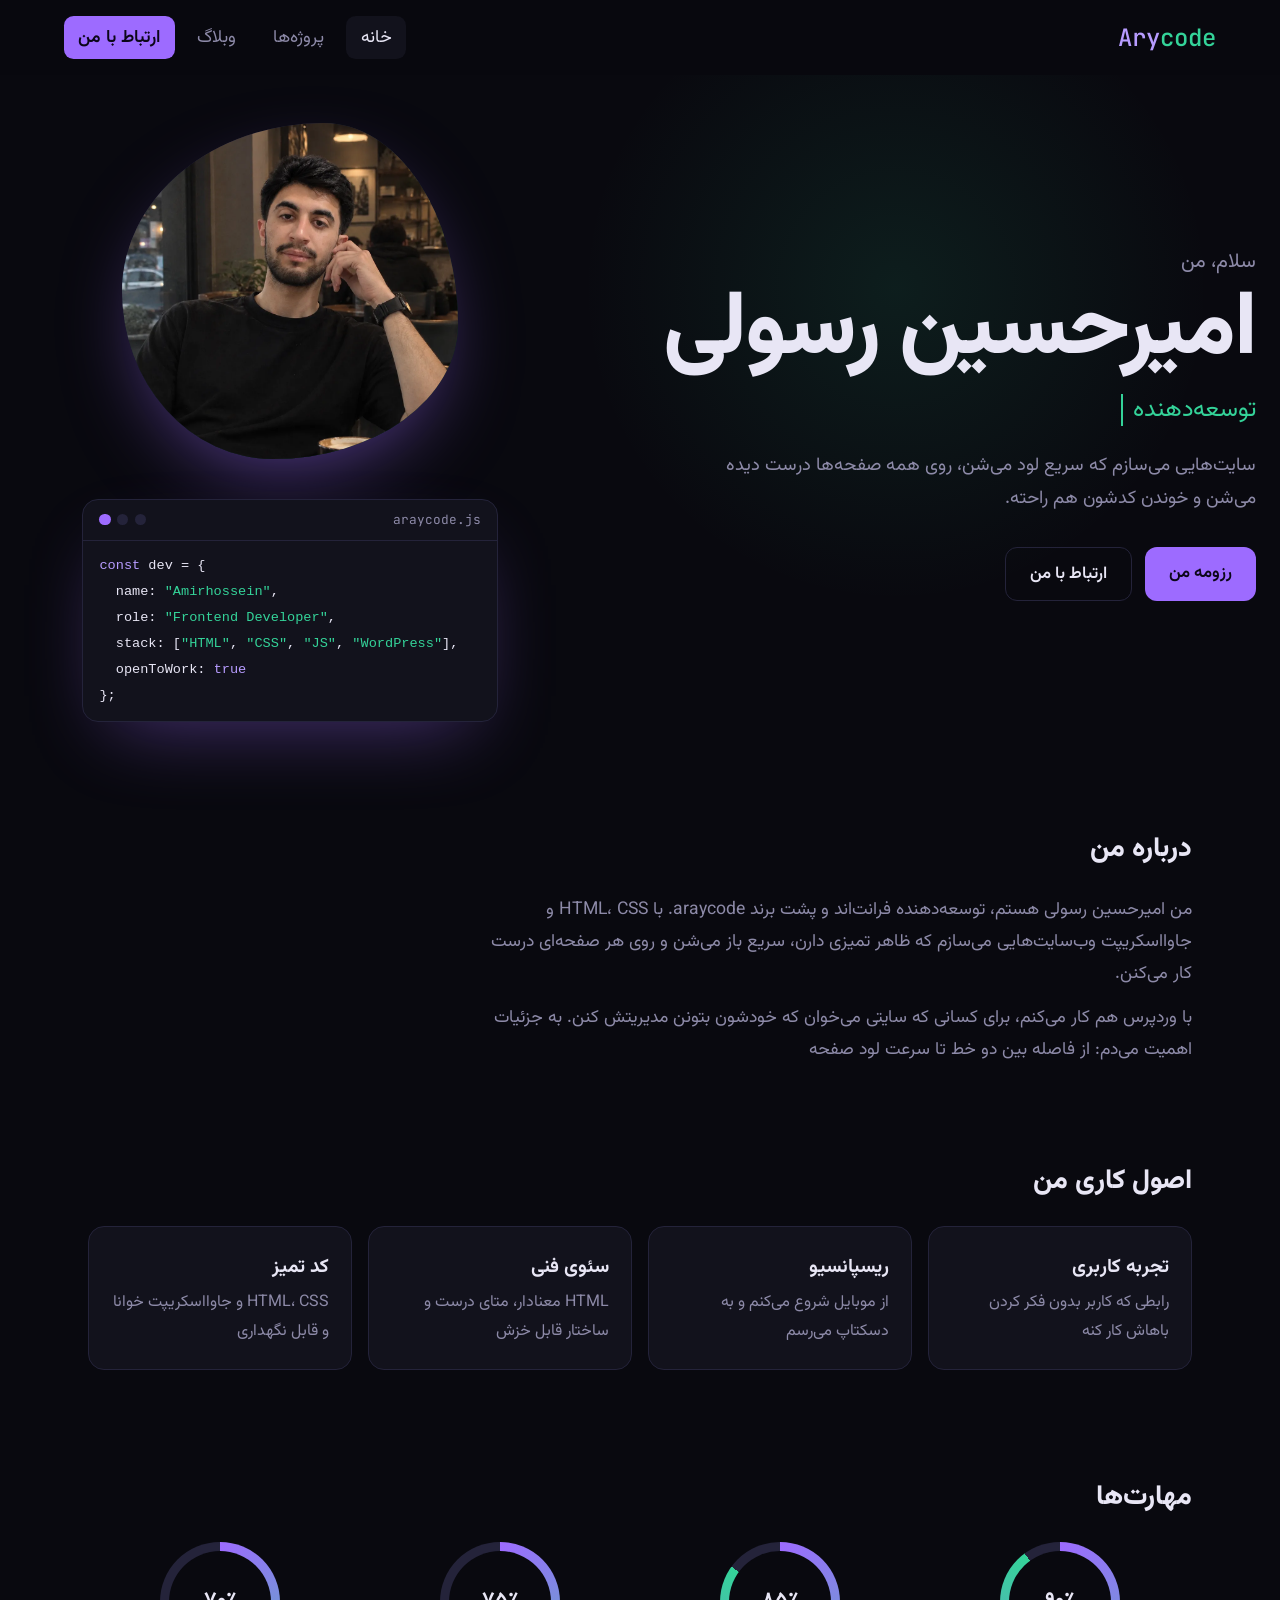
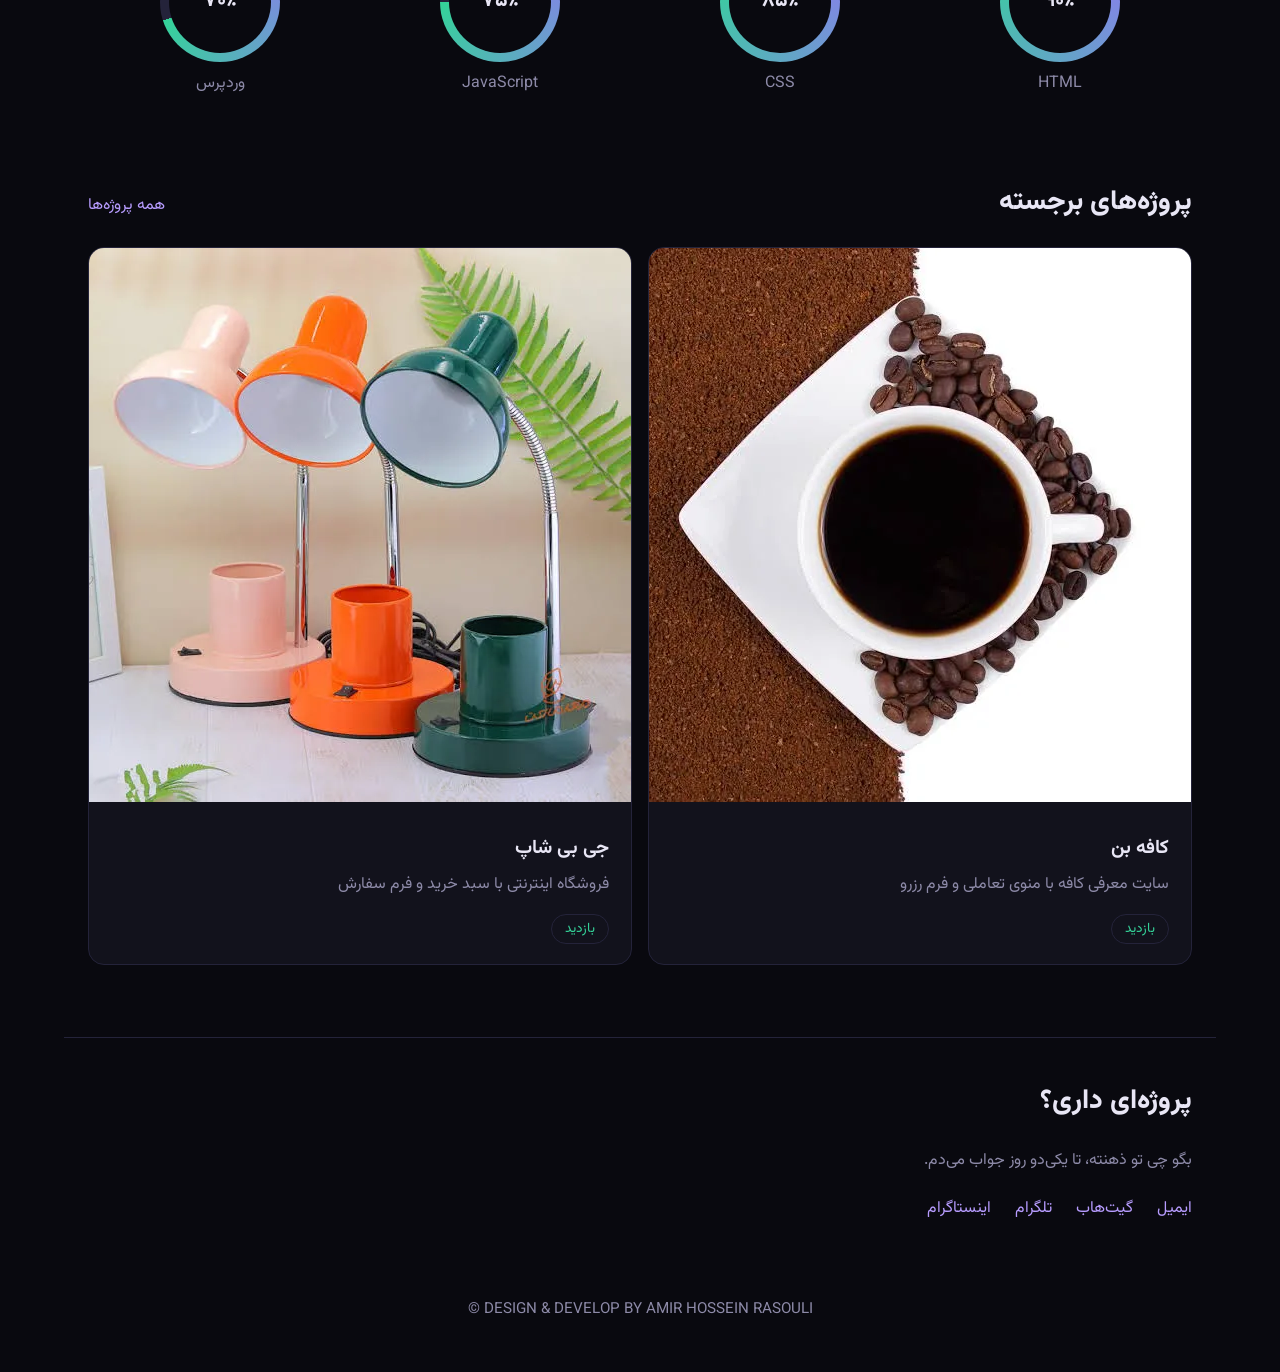
<file: index.html>
<!doctype html>
<html lang="fa" dir="rtl">
  <head>
    <meta charset="UTF-8" />
    <meta name="viewport" content="width=device-width, initial-scale=1" />
    <title>Arycode | Web Developer</title>
    <meta
      name="description"
      content="وب‌سایت شخصی امیرحسین رسولی، توسعه‌دهنده فرانت‌اند با HTML، CSS، جاوااسکریپت و وردپرس."
    />
    <meta name="theme-color" content="#09090f" />
    <link rel="canonical" href="https://arycode.ir/" />
    <meta property="og:type" content="website" />
    <meta property="og:locale" content="fa_IR" />
    <meta property="og:title" content="امیرحسین رسولی | arycode" />
    <meta
      property="og:description"
      content="توسعه‌دهنده فرانت‌اند؛ طراحی و ساخت وب‌سایت‌های سریع و تمیز."
    />
    <link rel="preconnect" href="https://fonts.googleapis.com" />
    <link rel="preconnect" href="https://fonts.gstatic.com" crossorigin />
    <link
      href="https://fonts.googleapis.com/css2?family=Vazirmatn:wght@400;600;800&family=JetBrains+Mono:wght@400;500&display=swap"
      rel="stylesheet"
    />
    <link rel="stylesheet" href="css/style.css" />
    <script type="application/ld+json">
      {
        "@context": "https://schema.org",
        "@type": "Person",
        "name": "امیرحسین رسولی",
        "jobTitle": "Frontend Developer",
        "url": "https://YOUR-DOMAIN.com/"
      }
    </script>
  </head>
  <body>
    <a class="skip" href="#main">پرش به محتوا</a>
    <div class="progress" aria-hidden="true"></div>
    <header class="nav">
      <a class="brand" href="index.html" aria-label="araycode"
        >Ary<span>code</span></a
      >
      <button
        class="menu-btn"
        aria-expanded="false"
        aria-controls="menu"
        aria-label="باز کردن منو"
      >
        <span></span><span></span><span></span>
      </button>
      <nav id="menu" aria-label="منوی اصلی">
        <a href="index.html" aria-current="page">خانه</a>
        <a href="projects.html">پروژه‌ها</a>
        <a href="blog.html">وبلاگ</a>
        <a href="contact.html" class="btn-nav">ارتباط با من</a>
      </nav>
    </header>
    <main id="main">
      <section class="hero">
        <div class="hero-text">
          <p class="hello">سلام، من</p>
          <h1>امیرحسین رسولی</h1>
          <p class="role">
            <span id="typed">توسعه‌دهنده فرانت‌اند</span
            ><i class="caret" aria-hidden="true"></i>
          </p>
          <p class="lead">
            سایت‌هایی می‌سازم که سریع لود می‌شن، روی همه صفحه‌ها درست دیده می‌شن
            و خوندن کدشون هم راحته.
          </p>
          <div class="cta">
            <!-- فایل رزومه رو با اسم resume.pdf کنار سایت بذار -->
            <a
              class="btn primary"
              href="/files/amir-hossein-rsouli-resume.pdf"
              download
              >رزومه من</a
            >
            <a class="btn ghost" href="contact.html">ارتباط با من</a>
          </div>
        </div>
        <div class="visual">
          <div class="blob">
            <img
              src="image/amirsimage_11zon.webp"
              alt="امیرحسین رسولی"
              width="640"
              height="640"
              fetchpriority="high"
            />>
          </div>
          <div class="editor" dir="ltr">
            <div class="bar"><b></b><b></b><b></b><span>araycode.js</span></div>
            <pre
              class="code"
            ><code><span class="l" style="--i:0"><em>const</em> dev = {</span>
        <span class="l" style="--i:1">  name: <s>"Amirhossein"</s>,</span>
        <span class="l" style="--i:2">  role: <s>"Frontend Developer"</s>,</span>
        <span class="l" style="--i:3">  stack: [<s>"HTML"</s>, <s>"CSS"</s>, <s>"JS"</s>, <s>"WordPress"</s>],</span>
        <span class="l" style="--i:4">  openToWork: <em>true</em></span>
        <span class="l" style="--i:5">};</span></code></pre>
          </div>
        </div>
      </section>
      <section class="block about" aria-labelledby="about">
        <h2 id="about">درباره من</h2>
        <p>
          من امیرحسین رسولی هستم، توسعه‌دهنده فرانت‌اند و پشت برند araycode. با
          HTML، CSS و جاوااسکریپت وب‌سایت‌هایی می‌سازم که ظاهر تمیزی دارن، سریع
          باز می‌شن و روی هر صفحه‌ای درست کار می‌کنن.
        </p>
        <p>
          با وردپرس هم کار می‌کنم، برای کسانی که سایتی می‌خوان که خودشون بتونن
          مدیریتش کنن. به جزئیات اهمیت می‌دم: از فاصله بین دو خط تا سرعت لود
          صفحه
        </p>
      </section>
      <section class="block" aria-labelledby="principles">
        <h2 id="principles">اصول کاری من</h2>
        <div class="grid four">
          <article class="card reveal">
            <h3>تجربه کاربری</h3>
            <p>رابطی که کاربر بدون فکر کردن باهاش کار کنه</p>
          </article>
          <article class="card reveal">
            <h3>ریسپانسیو</h3>
            <p>از موبایل شروع می‌کنم و به دسکتاپ می‌رسم</p>
          </article>
          <article class="card reveal">
            <h3>سئوی فنی</h3>
            <p>HTML معنادار، متای درست و ساختار قابل خزش</p>
          </article>
          <article class="card reveal">
            <h3>کد تمیز</h3>
            <p>HTML، CSS و جاوااسکریپت خوانا و قابل نگهداری</p>
          </article>
        </div>
      </section>
      <section class="block" aria-labelledby="skills">
        <h2 id="skills">مهارت‌ها</h2>
        <ul class="rings">
          <li class="reveal" style="--v: 90">
            <div class="ring"><b>۹۰٪</b></div>
            <span>HTML</span>
          </li>
          <li class="reveal" style="--v: 85">
            <div class="ring"><b>۸۵٪</b></div>
            <span>CSS</span>
          </li>
          <li class="reveal" style="--v: 75">
            <div class="ring"><b>۷۵٪</b></div>
            <span>JavaScript</span>
          </li>
          <li class="reveal" style="--v: 70">
            <div class="ring"><b>۷۰٪</b></div>
            <span>وردپرس</span>
          </li>
        </ul>
      </section>

      <section class="block" aria-labelledby="work">
        <div class="head">
          <h2 id="work">پروژه‌های برجسته</h2>
          <a class="more" href="projects.html">همه پروژه‌ها</a>
        </div>
        <div class="grid three">
          <article class="card proj reveal">
            <img
              src="demos/cafe-bon/images/img1.webp"
              alt="پوستر سایت کافه بن"
            />
            <h3>کافه بن</h3>
            <p>سایت معرفی کافه با منوی تعاملی و فرم رزرو</p>
            <span class="tag"><a href="demos/cafe-bon/">بازدید</a></span>
          </article>
          <article class="card proj reveal">
            <img
              src="demos/gb-shop/images/img06.webp"
              alt="پوستر سایت جی بی شاپ"
            />
            <h3>جی بی شاپ</h3>
            <p>فروشگاه اینترنتی با سبد خرید و فرم سفارش</p>
            <span class="tag"><a href="demos/gb-shop/">بازدید</a></span>
          </article>
        </div>
      </section>

      <section class="block talk" aria-labelledby="hire">
        <h2 id="hire">پروژه‌ای داری؟</h2>
        <p>بگو چی تو ذهنته، تا یکی‌دو روز جواب می‌دم.</p>
        <div class="links">
          <a href="mailto:rasouliamirhossein.frontend@gmail.com">ایمیل</a
          ><a href="https://github.com/amirrasouli.dev">گیت‌هاب</a
          ><a href="#">تلگرام</a><a href="#">اینستاگرام</a>
        </div>
      </section>
    </main>

    <footer><p>DESIGN & DEVELOP BY AMIR HOSSEIN RASOULI ©</p></footer>
    <script src="js/script.js"></script>
  </body>
</html>
</file>
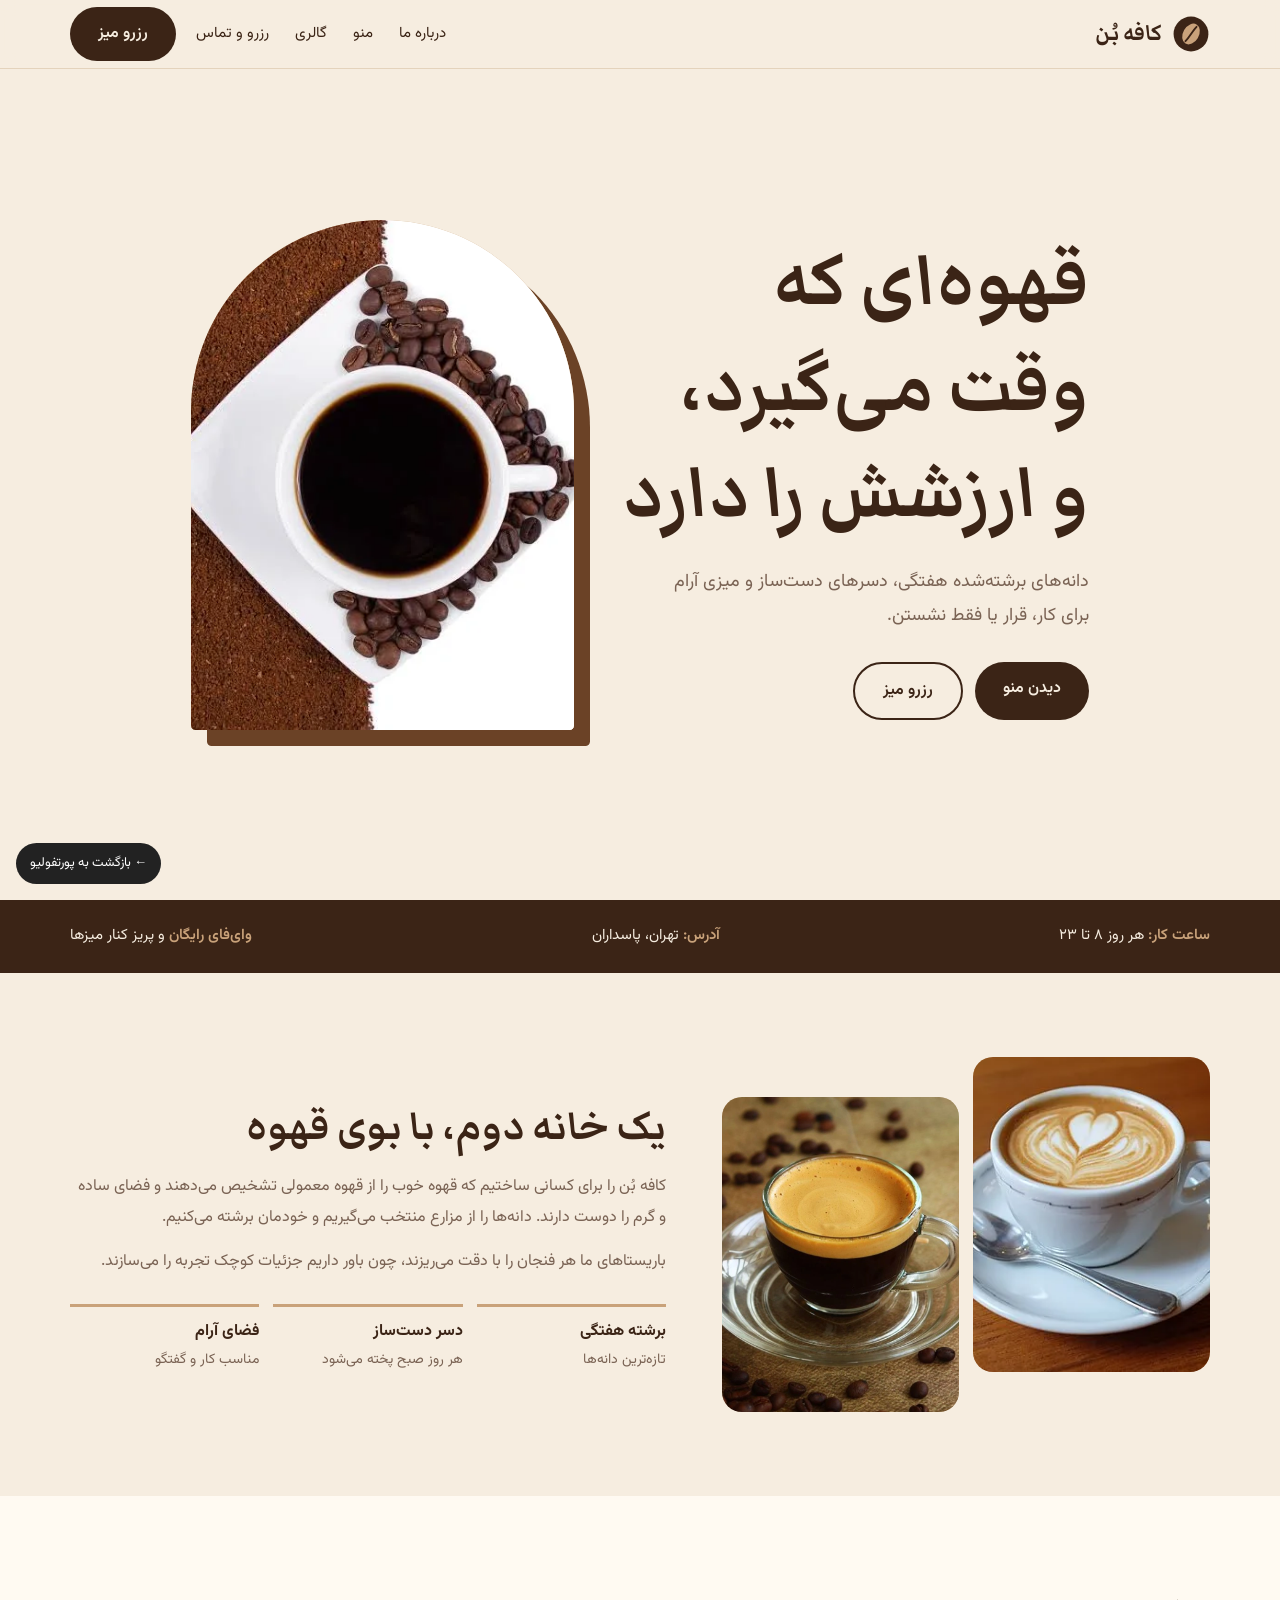
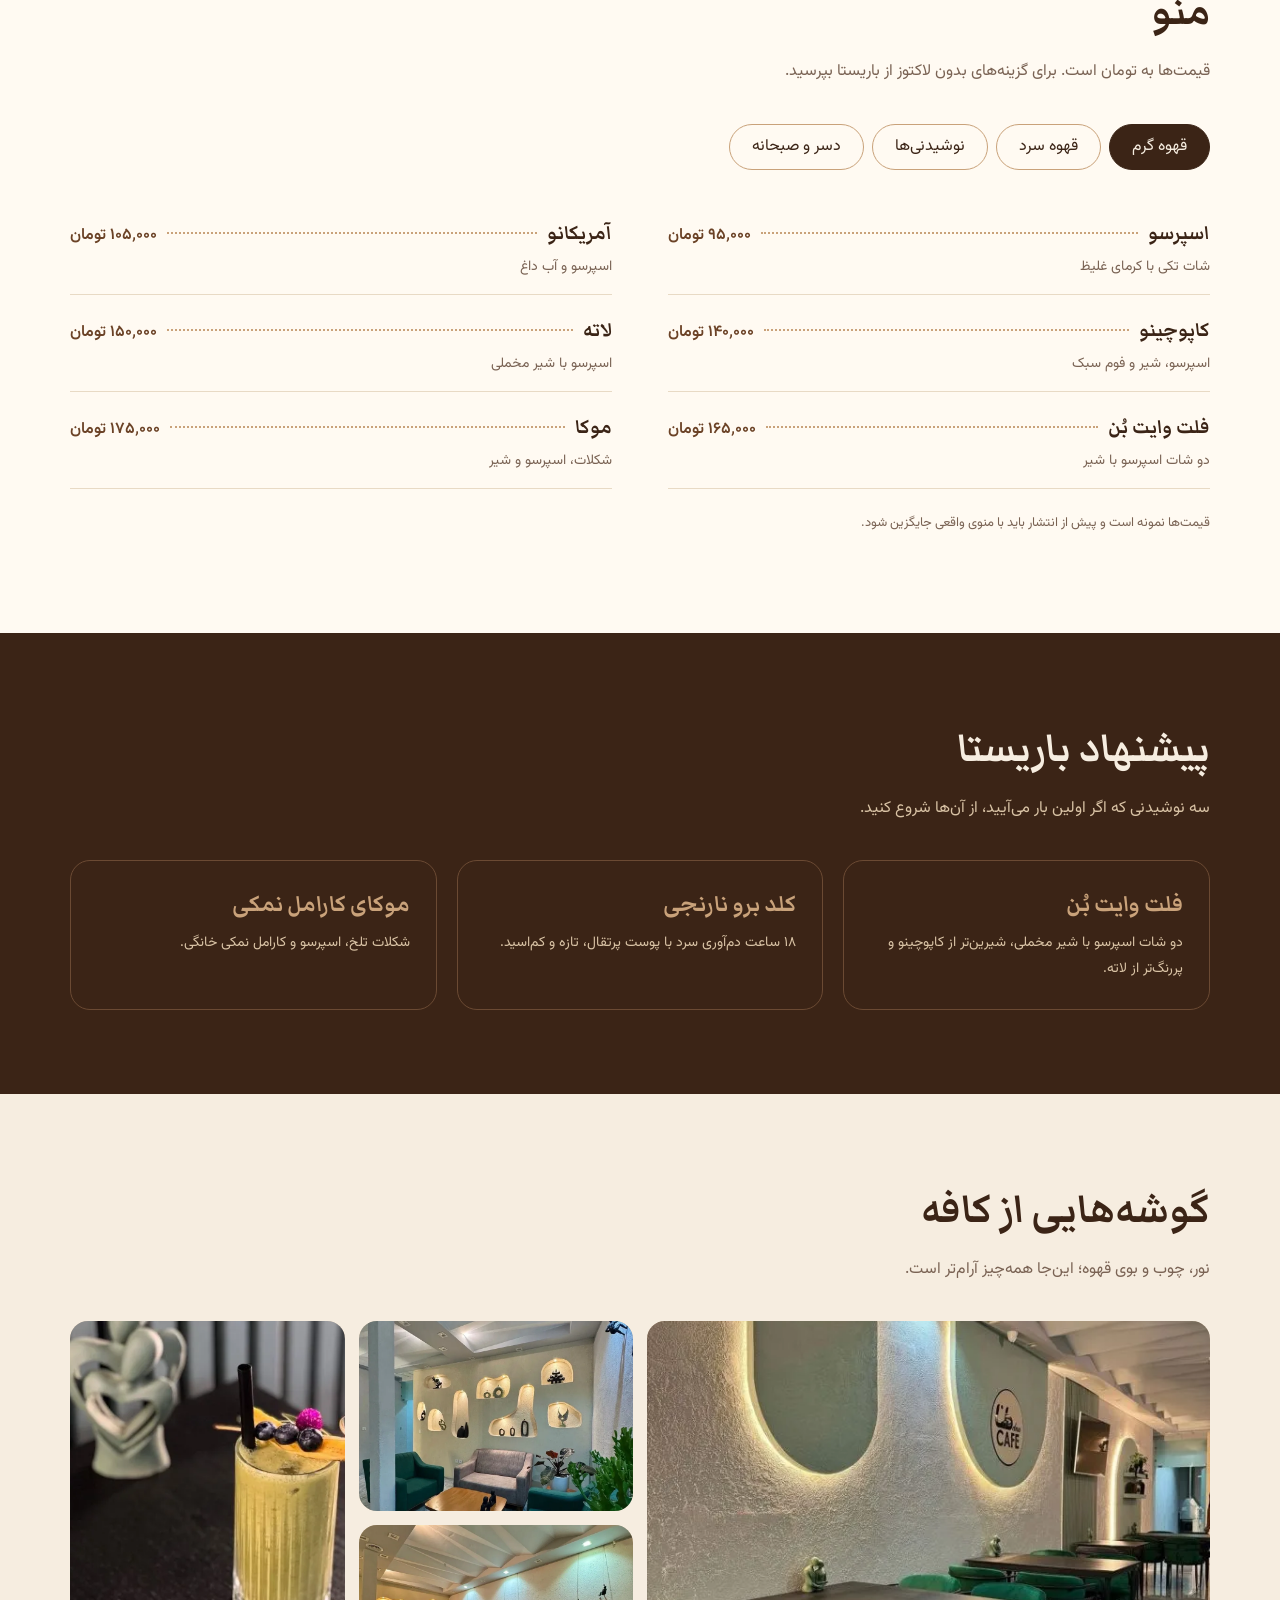
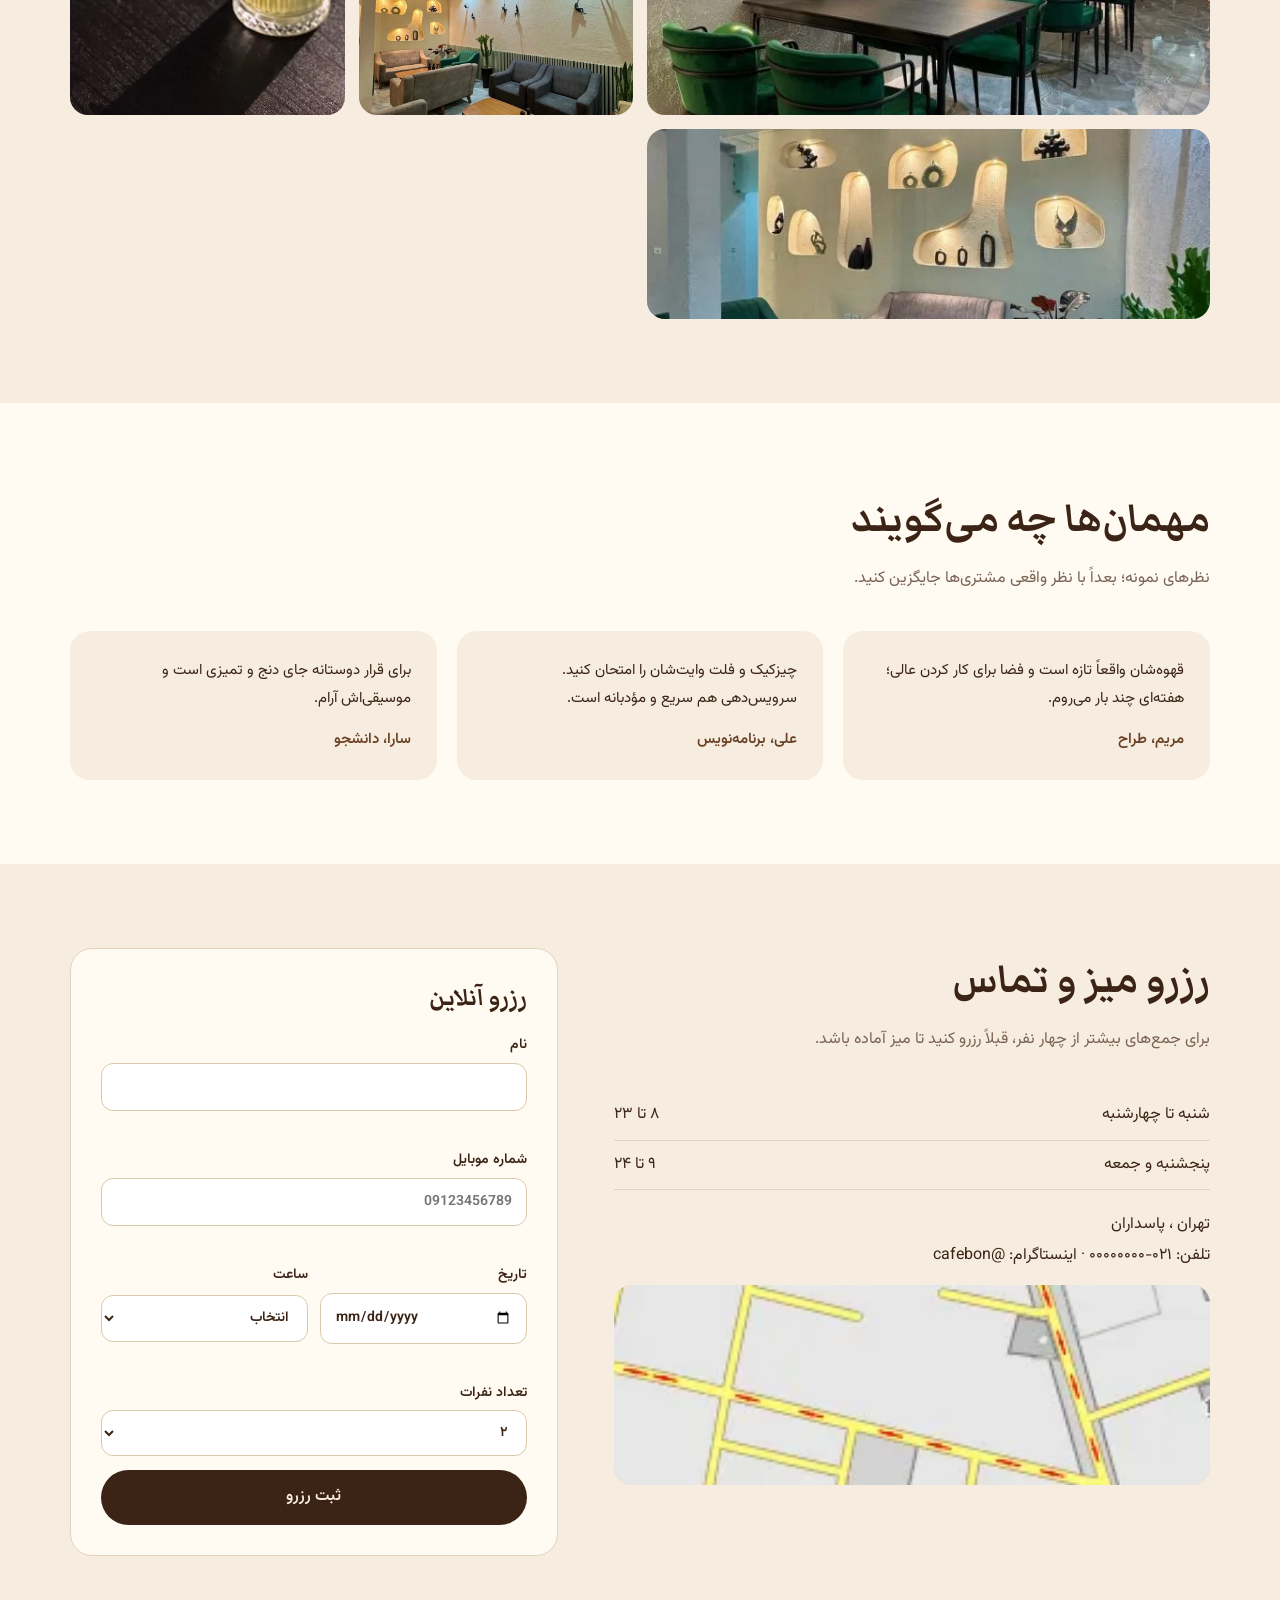
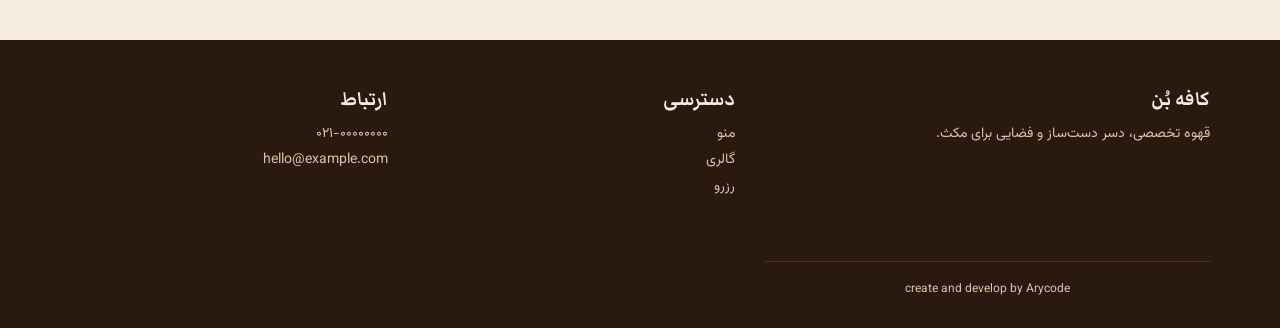
<file: demos/cafe-bon/index.html>
<!doctype html>
<html lang="fa" dir="rtl">
  <head>
    <meta charset="utf-8" />
    <meta name="robots" content="noindex" />
    <meta
      name="viewport"
      content="width=device-width, initial-scale=1, viewport-fit=cover"
    />
    <meta
      name="description"
      content="کافه بُن؛ قهوه تخصصی، دسر دست‌ساز و فضایی آرام برای کار و گفتگو"
    />
    <meta name="theme-color" content="#3B2416" />
    <title>کافه بُن | قهوه تخصصی</title>
    <link
      href="https://fonts.googleapis.com/css2?family=Markazi+Text:wght@500;700&family=Vazirmatn:wght@400;600&display=swap"
      rel="stylesheet"
    />
    <link rel="stylesheet" href="style.css" />
  </head>
  <a
    href="../../projects.html"
    style="
      position: fixed;
      bottom: 16px;
      left: 16px;
      z-index: 999;
      background: #222;
      color: #fff;
      padding: 8px 14px;
      border-radius: 999px;
      font-size: 13px;
      text-decoration: none;
    "
    >← بازگشت به پورتفولیو</a
  >
  <body>
    <header>
      <div class="w bar">
        <a href="#" class="logo" aria-label="کافه بُن">
          <svg width="38" height="38" viewBox="0 0 48 48" aria-hidden="true">
            <circle cx="24" cy="24" r="22" fill="#3B2416" />
            <ellipse
              cx="24"
              cy="24"
              rx="10"
              ry="14"
              transform="rotate(30 24 24)"
              fill="#C9A27A"
            />
            <path
              d="M17 33c6-6 8-12 14-18"
              stroke="#3B2416"
              stroke-width="2.4"
              fill="none"
              stroke-linecap="round"
            />
          </svg>
          کافه بُن</a
        >
        <nav id="nav">
          <a href="#about">درباره ما</a><a href="#menu">منو</a
          ><a href="#gallery">گالری</a><a href="#reserve">رزرو و تماس</a>
        </nav>
        <a href="#reserve" class="btn">رزرو میز</a>
        <button
          class="burger"
          id="burger"
          aria-label="منو"
          aria-expanded="false"
        >
          ☰
        </button>
      </div>
    </header>

    <main>
      <section class="hero">
        <div class="w">
          <div>
            <h1>قهوه‌ای که <br />وقت می‌گیرد، <br />و ارزشش را دارد</h1>
            <p>
              دانه‌های برشته‌شده هفتگی، دسرهای دست‌ساز و میزی آرام برای کار،
              قرار یا فقط نشستن.
            </p>
            <div class="acts">
              <a href="#menu" class="btn">دیدن منو</a
              ><a href="#reserve" class="btn o">رزرو میز</a>
            </div>
          </div>
          <div class="arch">
            <div class="ph" data-img="hero"><img src="images/img1.webp" alt="عکس فیک کافه"></div>
          </div>
        </div>
      </section>

      <div class="facts">
        <div class="w">
          <span><b>ساعت کار:</b> هر روز ۸ تا ۲۳</span
          ><span><b>آدرس:</b> تهران، پاسداران</span
          ><span><b>وای‌فای رایگان</b> و پریز کنار میزها</span>
        </div>
      </div>

      <section class="about" id="about">
        <div class="w">
          <div class="pics">
            <div><div class="ph" data-img="about1"><img src="images/img2.webp" alt="عکس فیک"></div></div>
            <div><div class="ph" data-img="about2"><img src="images/img4.webp" alt="عکس فیک"></div></div>
          </div>
          <div>
            <h2>یک خانه دوم، با بوی قهوه</h2>
            <p>
              کافه بُن را برای کسانی ساختیم که قهوه خوب را از قهوه معمولی تشخیص
              می‌دهند و فضای ساده و گرم را دوست دارند. دانه‌ها را از مزارع منتخب
              می‌گیریم و خودمان برشته می‌کنیم.
            </p>
            <p>
              باریستاهای ما هر فنجان را با دقت می‌ریزند، چون باور داریم جزئیات
              کوچک تجربه را می‌سازند.
            </p>
            <div class="vals">
              <div><b>برشته هفتگی</b>تازه‌ترین دانه‌ها</div>
              <div><b>دسر دست‌ساز</b>هر روز صبح پخته می‌شود</div>
              <div><b>فضای آرام</b>مناسب کار و گفتگو</div>
            </div>
          </div>
        </div>
      </section>

      <section class="menu" id="menu">
        <div class="w">
          <h2>منو</h2>
          <p class="lead">
            قیمت‌ها به تومان است. برای گزینه‌های بدون لاکتوز از باریستا بپرسید.
          </p>
          <div class="tabs" id="tabs"></div>
          <div class="items" id="items"></div>
          <p class="note">
            قیمت‌ها نمونه است و پیش از انتشار باید با منوی واقعی جایگزین شود.
          </p>
        </div>
      </section>

      <section class="sig">
        <div class="w">
          <h2>پیشنهاد باریستا</h2>
          <p class="lead">
            سه نوشیدنی که اگر اولین بار می‌آیید، از آن‌ها شروع کنید.
          </p>
          <div class="sg">
            <div>
              <h3>فلت وایت بُن</h3>
              <p>
                دو شات اسپرسو با شیر مخملی، شیرین‌تر از کاپوچینو و پررنگ‌تر از
                لاته.
              </p>
            </div>
            <div>
              <h3>کلد برو نارنجی</h3>
              <p>۱۸ ساعت دم‌آوری سرد با پوست پرتقال، تازه و کم‌اسید.</p>
            </div>
            <div>
              <h3>موکای کارامل نمکی</h3>
              <p>شکلات تلخ، اسپرسو و کارامل نمکی خانگی.</p>
            </div>
          </div>
        </div>
      </section>

      <section id="gallery">
        <div class="w">
          <h2>گوشه‌هایی از کافه</h2>
          <p class="lead">نور، چوب و بوی قهوه؛ این‌جا همه‌چیز آرام‌تر است.</p>
          <div class="gal">
            <div class="a"><div class="ph" data-img="g1"><img src="images/img3.webp" alt="عکس فیک کافه"></div></div>
            <div><div class="ph" data-img="g2"><img src="images/img6.webp" alt="عکس فیک کافه"></div></div>
            <div class="b"><div class="ph" data-img="g3"><img src="images/img7.webp" alt="عکس فیک کافه"></div></div>
            <div><div class="ph" data-img="g4"><img src="images/img8.webp" alt="عکس فیک کافه"></div></div>
            <div class="c"><div class="ph" data-img="g5"><img src="images/img10.webp" alt="عکس فیک کافه"></div></div>
          </div>
        </div>
      </section>

      <section class="rvw">
        <div class="w">
          <h2>مهمان‌ها چه می‌گویند</h2>
          <p class="lead">
            نظرهای نمونه؛ بعداً با نظر واقعی مشتری‌ها جایگزین کنید.
          </p>
          <div class="rg">
            <blockquote>
              قهوه‌شان واقعاً تازه است و فضا برای کار کردن عالی؛ هفته‌ای چند بار
              می‌روم.<cite>مریم، طراح</cite>
            </blockquote>
            <blockquote>
              چیزکیک و فلت وایت‌شان را امتحان کنید. سرویس‌دهی هم سریع و مؤدبانه
              است.<cite>علی، برنامه‌نویس</cite>
            </blockquote>
            <blockquote>
              برای قرار دوستانه جای دنج و تمیزی است و موسیقی‌اش آرام.<cite
                >سارا، دانشجو</cite
              >
            </blockquote>
          </div>
        </div>
      </section>

      <section id="reserve">
        <div class="w rv">
          <div>
            <h2>رزرو میز و تماس</h2>
            <p class="lead">
              برای جمع‌های بیشتر از چهار نفر، قبلاً رزرو کنید تا میز آماده باشد.
            </p>
            <ul class="hrs">
              <li><span>شنبه تا چهارشنبه</span><span>۸ تا ۲۳</span></li>
              <li><span>پنجشنبه و جمعه</span><span>۹ تا ۲۴</span></li>
            </ul>
            <p style="margin: 0 0 14px">
              تهران ، پاسداران<br />تلفن: ۰۲۱-۰۰۰۰۰۰۰۰ · اینستاگرام:
              @cafebon
            </p>
            <div class="map">
              <div class="ph" data-img="map"><img src="images/img5 - Copy (2).webp" alt="عکس فیک نقشه"></div>
            </div>
          </div>
          <form id="rf" novalidate>
            <h3>رزرو آنلاین</h3>
            <label
              >نام<input name="name" autocomplete="name" /><span
                class="er"
              ></span
            ></label>
            <label
              >شماره موبایل<input
                name="phone"
                inputmode="numeric"
                autocomplete="tel"
                placeholder="09123456789" /><span class="er"></span
            ></label>
            <div class="g2">
              <label
                >تاریخ<input name="date" type="date" /><span
                  class="er"
                ></span></label
              ><label
                >ساعت<select name="time">
                  <option value="">انتخاب</option></select
                ><span class="er"></span
              ></label>
            </div>
            <label
              >تعداد نفرات<select name="n">
                <option>۱</option>
                <option selected>۲</option>
                <option>۳</option>
                <option>۴</option>
                <option>۵</option>
                <option>۶</option>
                <option>بیشتر از ۶</option>
              </select></label
            >
            <button class="btn" type="submit">ثبت رزرو</button>
          </form>
        </div>
      </section>
    </main>

    <footer>
      <div class="w">
        <div>
          <h3>کافه بُن</h3>
          قهوه تخصصی، دسر دست‌ساز و فضایی برای مکث.
        </div>
        <div>
          <h3>دسترسی</h3>
          <a href="#menu">منو</a><br /><a href="#gallery">گالری</a><br /><a
            href="#reserve"
            >رزرو</a
          >
        </div>
        <div>
          <h3>ارتباط</h3>
          ۰۲۱-۰۰۰۰۰۰۰۰<br />hello@example.com
        </div>
        <span class="c">create and develop by Arycode</span>
      </div>
    </footer>

    <script src="script.js" defer></script>
  </body>
</html>
</file>
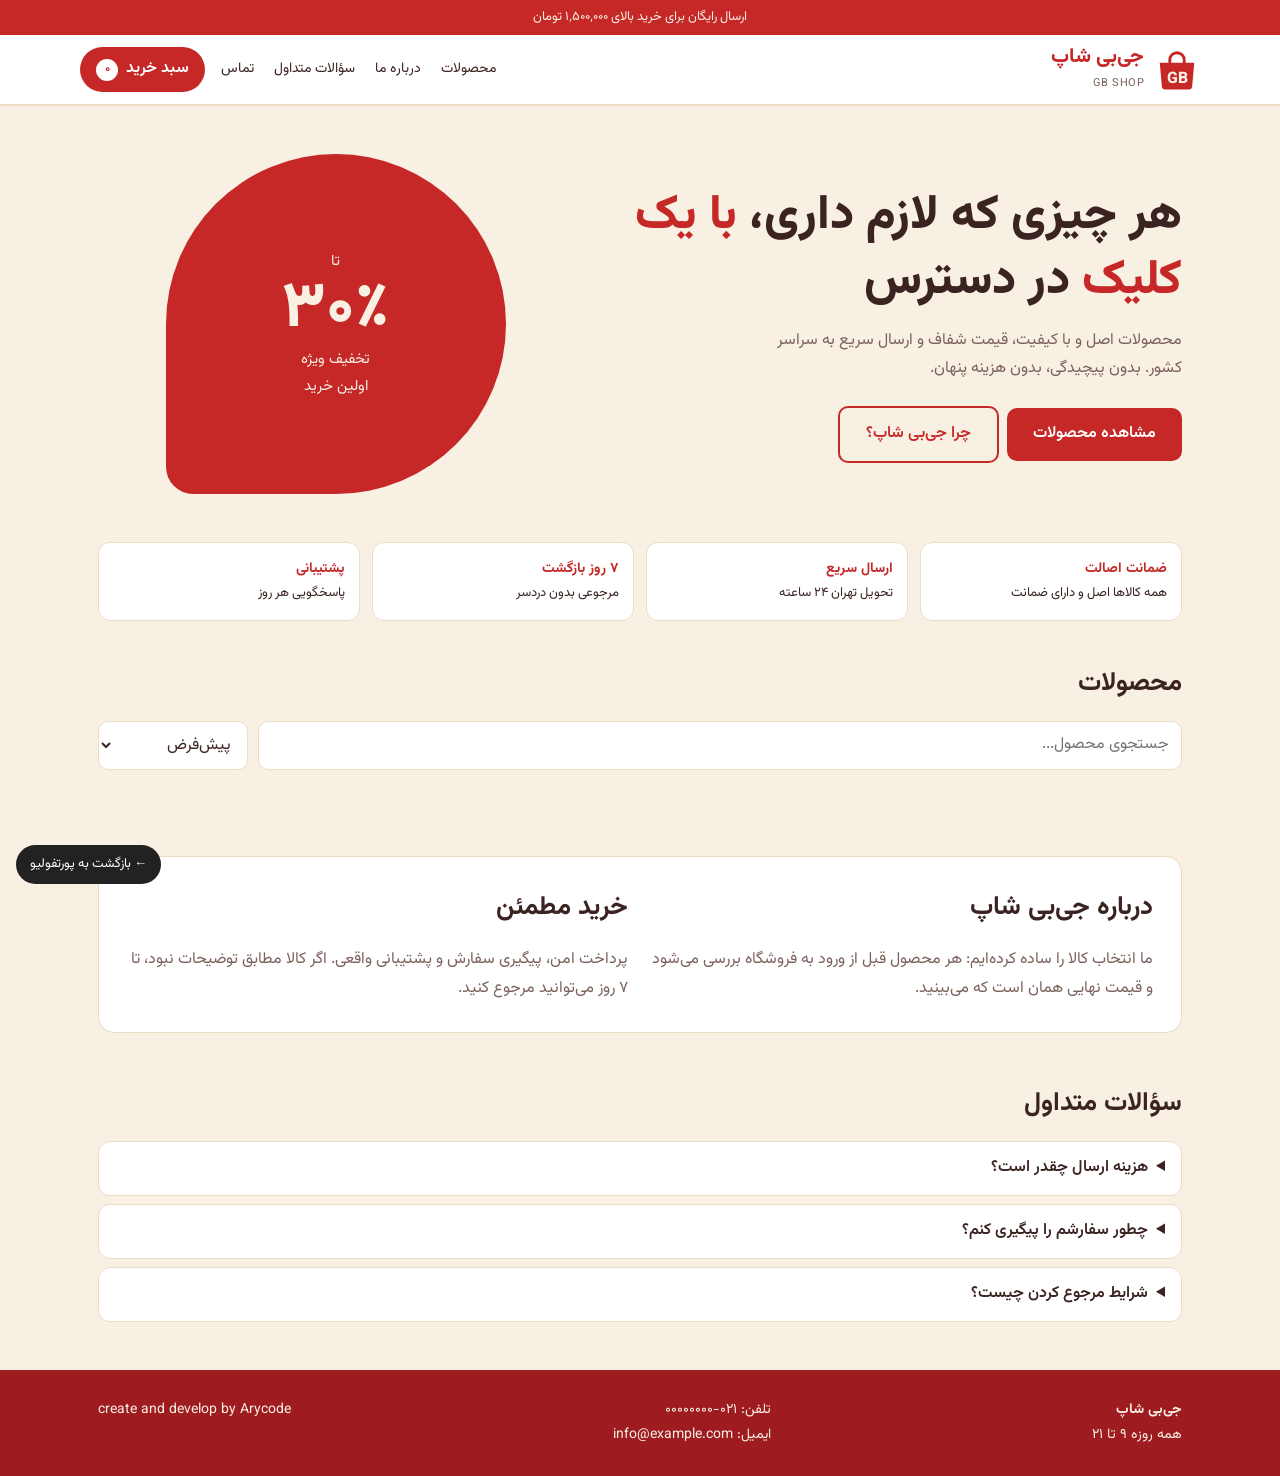
<file: demos/gb-shop/index.html>
<!doctype html>
<html lang="fa" dir="rtl">
  <head>
    <meta charset="utf-8" />
    <meta name="robots" content="noindex" />
    <meta
      name="viewport"
      content="width=device-width, initial-scale=1, viewport-fit=cover"
    />
    <meta
      name="description"
      content="جی‌بی شاپ؛ فروشگاه اینترنتی کالای دیجیتال، لوازم خانه و اکسسوری با ارسال سریع و ضمانت اصالت"
    />
    <meta name="theme-color" content="#C62828" />
    <title>جی‌بی شاپ | فروشگاه اینترنتی</title>
    <link
      href="https://fonts.googleapis.com/css2?family=Vazirmatn:wght@400;600;800&display=swap"
      rel="stylesheet"
    />
    <link rel="stylesheet" href="style.css" />
  </head>
  <a
    href="../../projects.html"
    style="
      position: fixed;
      bottom: 16px;
      left: 16px;
      z-index: 999;
      background: #222;
      color: #fff;
      padding: 8px 14px;
      border-radius: 999px;
      font-size: 13px;
      text-decoration: none;
    "
    >← بازگشت به پورتفولیو</a
  >
  <body>
    <div class="top">ارسال رایگان برای خرید بالای ۱٬۵۰۰٬۰۰۰ تومان</div>
    <header>
      <div class="wrap bar">
        <a href="#" class="logo" aria-label="جی‌بی شاپ">
          <svg width="46" height="46" viewBox="0 0 64 64" aria-hidden="true">
            <path
              d="M22 22v-4a10 10 0 0 1 20 0v4"
              fill="none"
              stroke="#C62828"
              stroke-width="4"
              stroke-linecap="round"
            />
            <path
              d="M8 22h48l-3 34a4 4 0 0 1-4 3H15a4 4 0 0 1-4-3z"
              fill="#C62828"
            />
            <text
              x="32"
              y="50"
              text-anchor="middle"
              font-family="Vazirmatn,Arial,sans-serif"
              font-weight="800"
              font-size="22"
              fill="#F8F0E3"
            >
              GB
            </text>
          </svg>
          <div><b>جی‌بی شاپ</b><small>GB SHOP</small></div>
        </a>
        <nav id="nav">
          <a href="#products">محصولات</a><a href="#about">درباره ما</a
          ><a href="#faq">سؤالات متداول</a><a href="#contact">تماس</a>
        </nav>
        <button class="menu" id="menu" aria-label="منو" aria-expanded="false">
          ☰
        </button>
        <button class="cartbtn" id="open" aria-label="سبد خرید">
          سبد خرید <span id="count">۰</span>
        </button>
      </div>
    </header>

    <main class="wrap">
      <section class="hero">
        <div>
          <h1>هر چیزی که لازم داری، <em>با یک کلیک</em> در دسترس</h1>
          <p>
            محصولات اصل و با کیفیت، قیمت شفاف و ارسال سریع به سراسر کشور. بدون
            پیچیدگی، بدون هزینه پنهان.
          </p>
          <a href="#products" class="btn">مشاهده محصولات</a
          ><a href="#about" class="btn ghost">چرا جی‌بی شاپ؟</a>
        </div>
        <div class="badge">
          <div>تا<strong>۳۰٪</strong>تخفیف ویژه<br />اولین خرید</div>
        </div>
      </section>

      <section class="perks">
        <div><b>ضمانت اصالت</b>همه کالاها اصل و دارای ضمانت</div>
        <div><b>ارسال سریع</b>تحویل تهران ۲۴ ساعته</div>
        <div><b>۷ روز بازگشت</b>مرجوعی بدون دردسر</div>
        <div><b>پشتیبانی</b>پاسخگویی هر روز</div>
      </section>

      <section id="products">
        <h2>محصولات</h2>
        <div class="tools">
          <input
            id="q"
            type="search"
            placeholder="جستجوی محصول..."
            aria-label="جستجو"
          /><select id="sort" aria-label="مرتب‌سازی">
            <option value="d">پیش‌فرض</option>
            <option value="a">ارزان‌ترین</option>
            <option value="z">گران‌ترین</option>
            <option value="o">بیشترین تخفیف</option>
          </select>
        </div>
        <div class="tabs" id="tabs"></div>
        <div class="grid" id="grid"></div>
      </section>

      <section class="about" id="about">
        <div>
          <h2>درباره جی‌بی شاپ</h2>
          <p>
            ما انتخاب کالا را ساده کرده‌ایم: هر محصول قبل از ورود به فروشگاه
            بررسی می‌شود و قیمت نهایی همان است که می‌بینید.
          </p>
        </div>
        <div>
          <h2>خرید مطمئن</h2>
          <p>
            پرداخت امن، پیگیری سفارش و پشتیبانی واقعی. اگر کالا مطابق توضیحات
            نبود، تا ۷ روز می‌توانید مرجوع کنید.
          </p>
        </div>
      </section>
      <section id="faq" style="margin-bottom: 48px">
        <h2>سؤالات متداول</h2>
        <details>
          <summary>هزینه ارسال چقدر است؟</summary>
          <p>
            برای خرید بالای ۱٬۵۰۰٬۰۰۰ تومان ارسال رایگان است؛ در غیر این صورت
            ۶۵٬۰۰۰ تومان.
          </p>
        </details>
        <details>
          <summary>چطور سفارشم را پیگیری کنم؟</summary>
          <p>
            پس از ثبت سفارش، کد پیگیری نمایش داده می‌شود و با پشتیبانی هم قابل
            پیگیری است.
          </p>
        </details>
        <details>
          <summary>شرایط مرجوع کردن چیست؟</summary>
          <p>
            تا ۷ روز پس از تحویل، اگر کالا استفاده نشده و در بسته‌بندی اصلی
            باشد، قابل مرجوع است.
          </p>
        </details>
      </section>
    </main>

    <footer id="contact">
      <div class="wrap">
        <div><b>جی‌بی شاپ</b><br />همه روزه ۹ تا ۲۱</div>
        <div>تلفن: ۰۲۱-۰۰۰۰۰۰۰۰<br />ایمیل: info@example.com</div>
        <div>create and develop by Arycode</div>
      </div>
    </footer>
    <script src="script.js" defer></script>
  </body>
</html>
</file>
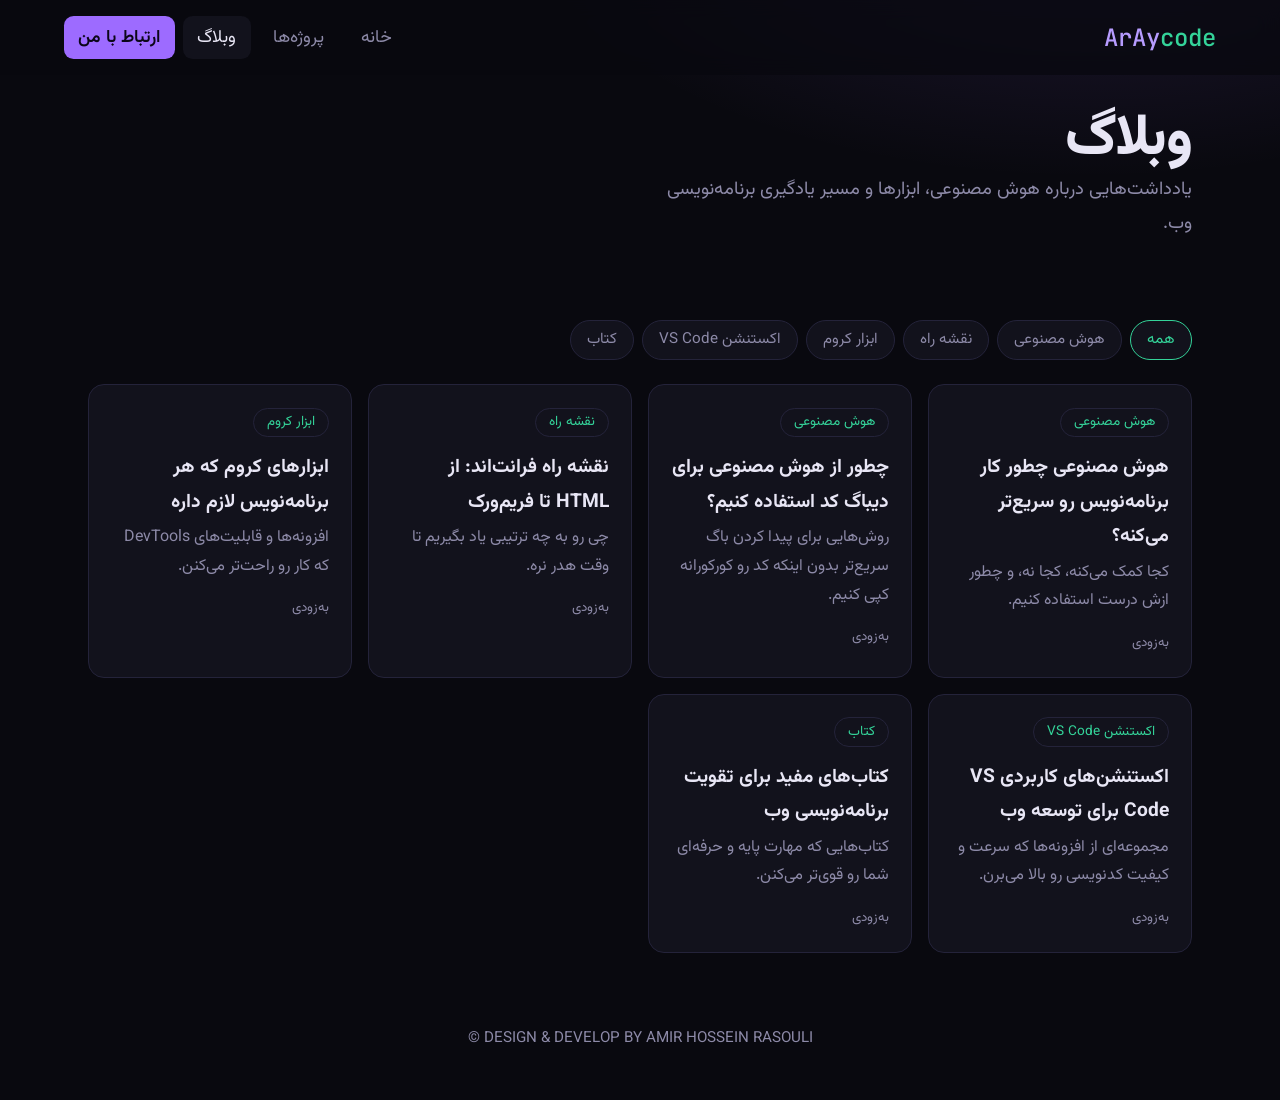
<file: blog.html>
<!DOCTYPE html>
<html lang="fa" dir="rtl">
<head>
<meta charset="UTF-8">
<meta name="viewport" content="width=device-width, initial-scale=1">
<title>Arycode | Blog</title>
<meta name="description" content="مقاله‌هایی درباره هوش مصنوعی و برنامه‌نویسی، نقشه راه فرانت‌اند، ابزارهای کروم، اکستنشن‌های VS Code و کتاب‌های مفید برنامه‌نویسی وب.">
<meta name="theme-color" content="#09090f">
<link rel="canonical" href="https://arycode.ir/blog.html">
<meta property="og:type" content="website">
<meta property="og:locale" content="fa_IR">
<meta property="og:title" content="وبلاگ | arycode">
<meta property="og:description" content="توسعه‌دهنده فرانت‌اند؛ طراحی و ساخت وب‌سایت‌های سریع و تمیز.">
<link rel="preconnect" href="https://fonts.googleapis.com">
<link rel="preconnect" href="https://fonts.gstatic.com" crossorigin>
<link href="https://fonts.googleapis.com/css2?family=Vazirmatn:wght@400;600;800&family=JetBrains+Mono:wght@400;500&display=swap" rel="stylesheet">
<link rel="stylesheet" href="css/style.css">
<script type="application/ld+json">{"@context":"https://schema.org","@type":"Blog","name":"وبلاگ arycode","author":{"@type":"Person","name":"امیرحسین رسولی"},"inLanguage":"fa"}</script>
</head>
<body>
<a class="skip" href="#main">پرش به محتوا</a>
<div class="progress" aria-hidden="true"></div>
<header class="nav">
  <a class="brand" href="index.html" aria-label="araycode">ArAy<span>code</span></a>
  <button class="menu-btn" aria-expanded="false" aria-controls="menu" aria-label="باز کردن منو"><span></span><span></span><span></span></button>
  <nav id="menu" aria-label="منوی اصلی">
    <a href="index.html">خانه</a>
    <a href="projects.html">پروژه‌ها</a>
    <a href="blog.html" aria-current="page">وبلاگ</a>
    <a href="contact.html" class="btn-nav">ارتباط با من</a>
  </nav>
</header>
<main id="main">
  <section class="block page-head">
    <h1>وبلاگ</h1>
    <p class="lead">یادداشت‌هایی درباره هوش مصنوعی، ابزارها و مسیر یادگیری برنامه‌نویسی وب.</p>
  </section>
  <section class="block" aria-label="مقاله‌ها">
    <div class="filters" role="group" aria-label="دسته‌بندی مقاله‌ها"><button type="button" data-f="all" aria-pressed="true">همه</button><button type="button" data-f="ai" aria-pressed="false">هوش مصنوعی</button><button type="button" data-f="roadmap" aria-pressed="false">نقشه راه</button><button type="button" data-f="chrome" aria-pressed="false">ابزار کروم</button><button type="button" data-f="vscode" aria-pressed="false">اکستنشن VS Code</button><button type="button" data-f="books" aria-pressed="false">کتاب</button></div>
    <div class="grid three">
      <article class="card post reveal" data-cat="ai"><span class="tag">هوش مصنوعی</span><h3><a href="#">هوش مصنوعی چطور کار برنامه‌نویس رو سریع‌تر می‌کنه؟</a></h3><p>کجا کمک می‌کنه، کجا نه، و چطور ازش درست استفاده کنیم.</p><small>به‌زودی</small></article>
      <article class="card post reveal" data-cat="ai"><span class="tag">هوش مصنوعی</span><h3><a href="#">چطور از هوش مصنوعی برای دیباگ کد استفاده کنیم؟</a></h3><p>روش‌هایی برای پیدا کردن باگ سریع‌تر بدون اینکه کد رو کورکورانه کپی کنیم.</p><small>به‌زودی</small></article>
      <article class="card post reveal" data-cat="roadmap"><span class="tag">نقشه راه</span><h3><a href="#">نقشه راه فرانت‌اند: از HTML تا فریم‌ورک</a></h3><p>چی رو به چه ترتیبی یاد بگیریم تا وقت هدر نره.</p><small>به‌زودی</small></article>
      <article class="card post reveal" data-cat="chrome"><span class="tag">ابزار کروم</span><h3><a href="#">ابزارهای کروم که هر برنامه‌نویس لازم داره</a></h3><p>افزونه‌ها و قابلیت‌های DevTools که کار رو راحت‌تر می‌کنن.</p><small>به‌زودی</small></article>
      <article class="card post reveal" data-cat="vscode"><span class="tag">اکستنشن VS Code</span><h3><a href="#">اکستنشن‌های کاربردی VS Code برای توسعه وب</a></h3><p>مجموعه‌ای از افزونه‌ها که سرعت و کیفیت کدنویسی رو بالا می‌برن.</p><small>به‌زودی</small></article>
      <article class="card post reveal" data-cat="books"><span class="tag">کتاب</span><h3><a href="#">کتاب‌های مفید برای تقویت برنامه‌نویسی وب</a></h3><p>کتاب‌هایی که مهارت پایه و حرفه‌ای شما رو قوی‌تر می‌کنن.</p><small>به‌زودی</small></article>
    </div>
  </section>
</main>

<footer>DESIGN & DEVELOP BY AMIR HOSSEIN RASOULI ©</footer>
<script src="js/script.js"></script>
</body>
</html>
</file>
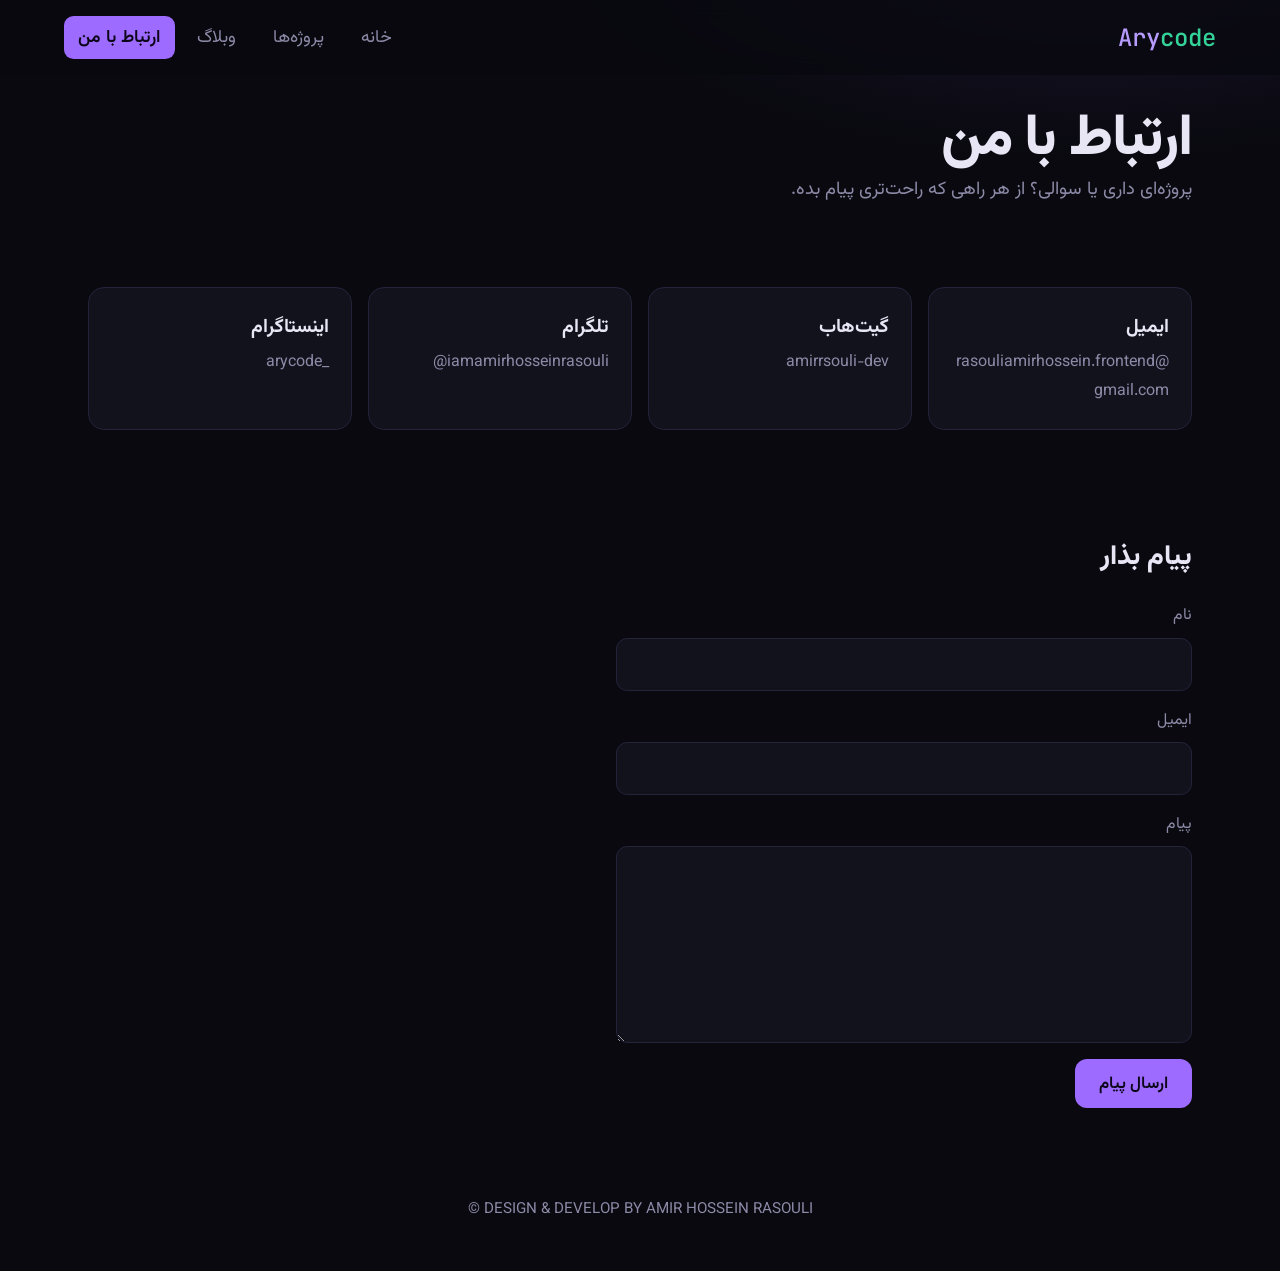
<file: contact.html>
<!DOCTYPE html>
<html lang="fa" dir="rtl">
<head>
<meta charset="UTF-8">
<meta name="viewport" content="width=device-width, initial-scale=1">
<title>Arycode | contact</title>
<meta name="description" content="راه‌های ارتباط با امیرحسین رسولی، توسعه‌دهنده فرانت‌اند. پیام بده یا از شبکه‌های اجتماعی پیدام کن.">
<meta name="theme-color" content="#09090f">
<link rel="icon" href="/favicon.ico" sizes="any">
<link rel="icon" href="/favicon.svg" type="image/svg+xml">
<link rel="apple-touch-icon" href="/images/apple-touch-icon.png">
<link rel="canonical" href="https://arycode.ir/contact.html">
<meta property="og:type" content="website">
<meta property="og:locale" content="fa_IR">
<meta property="og:url" content="https://arycode.ir/contact.html">
<meta property="og:image" content="https://irasouli.ir/images/og-image.jpg">
<meta name="twitter:card" content="summary_large_image">
<meta property="og:title" content="ارتباط با من | araycode">
<meta property="og:description" content="توسعه‌دهنده فرانت‌اند؛ طراحی و ساخت وب‌سایت‌های سریع و تمیز.">
<link rel="preconnect" href="https://fonts.googleapis.com">
<link rel="preconnect" href="https://fonts.gstatic.com" crossorigin>
<link href="https://fonts.googleapis.com/css2?family=Vazirmatn:wght@400;600;800&family=JetBrains+Mono:wght@400;500&display=swap" rel="stylesheet">
<link rel="stylesheet" href="css/style.css">
</head>
<body>
<a class="skip" href="#main">پرش به محتوا</a>
<div class="progress" aria-hidden="true"></div>
<header class="nav">
  <a class="brand" href="index.html" aria-label="arycode">Ary<span>code</span></a>
  <button class="menu-btn" aria-expanded="false" aria-controls="menu" aria-label="باز کردن منو"><span></span><span></span><span></span></button>
  <nav id="menu" aria-label="منوی اصلی">
    <a href="index.html">خانه</a>
    <a href="projects.html">پروژه‌ها</a>
    <a href="blog.html">وبلاگ</a>
    <a href="contact.html" class="btn-nav" aria-current="page">ارتباط با من</a>
  </nav>
</header>

<main id="main">
  <section class="block page-head">
    <h1>ارتباط با من</h1>
    <p class="lead">پروژه‌ای داری یا سوالی؟ از هر راهی که راحت‌تری پیام بده.</p>
  </section>
  <section class="block" aria-label="راه‌های ارتباطی">
    <!-- آدرس‌ها رو با اطلاعات خودت عوض کن -->
    <div class="grid four">
      <a class="card linkcard" href="mailto:rasouliamirhossein.frontend@gmail.com"><h3>ایمیل</h3><p>rasouliamirhossein.frontend@gmail.com</p></a>
      <a class="card linkcard" href="https://github.com/amirrasouli-dev" rel="me noopener"><h3>گیت‌هاب</h3><p>amirrsouli-dev</p></a>
      <a class="card linkcard" href="https://t.me/iamamirhosseinrasouli" rel="me noopener"><h3>تلگرام</h3><p>@iamamirhosseinrasouli</p></a>
      <a class="card linkcard" href="https://instagram.com/arycode_" rel="me noopener"><h3>اینستاگرام</h3><p>arycode_</p></a>
    </div>
  </section>
  <section class="block" aria-labelledby="form">
    <h2 id="form">پیام بذار</h2>
    <form class="form" action="https://api.web3forms.com/submit" method="POST">
      <input type="hidden" name="access_key" value="d9b0afca-eff6-452d-abd5-44a57249a910">
      <input type="hidden" name="subject" value="پیام جدید از سایت arycode.ir">
      <input type="hidden" name="from_name" value="سایت irasouli.ir">
      <input type="checkbox" name="botcheck" tabindex="-1" autocomplete="off" hidden>
      <label>نام<input name="name" required autocomplete="name"></label>
      <label>ایمیل<input type="email" name="email" required autocomplete="email" dir="ltr"></label>
      <label>پیام<textarea name="message" rows="6" required></textarea></label>
      <button class="btn primary" type="submit">ارسال پیام</button>
      <p class="status" role="status" aria-live="polite"></p>
    </form>
</section>
</main>

<footer><p>DESIGN & DEVELOP BY AMIR HOSSEIN RASOULI ©</p></footer>
<script src="js/script.js"></script>
</body>
</html>
</file>
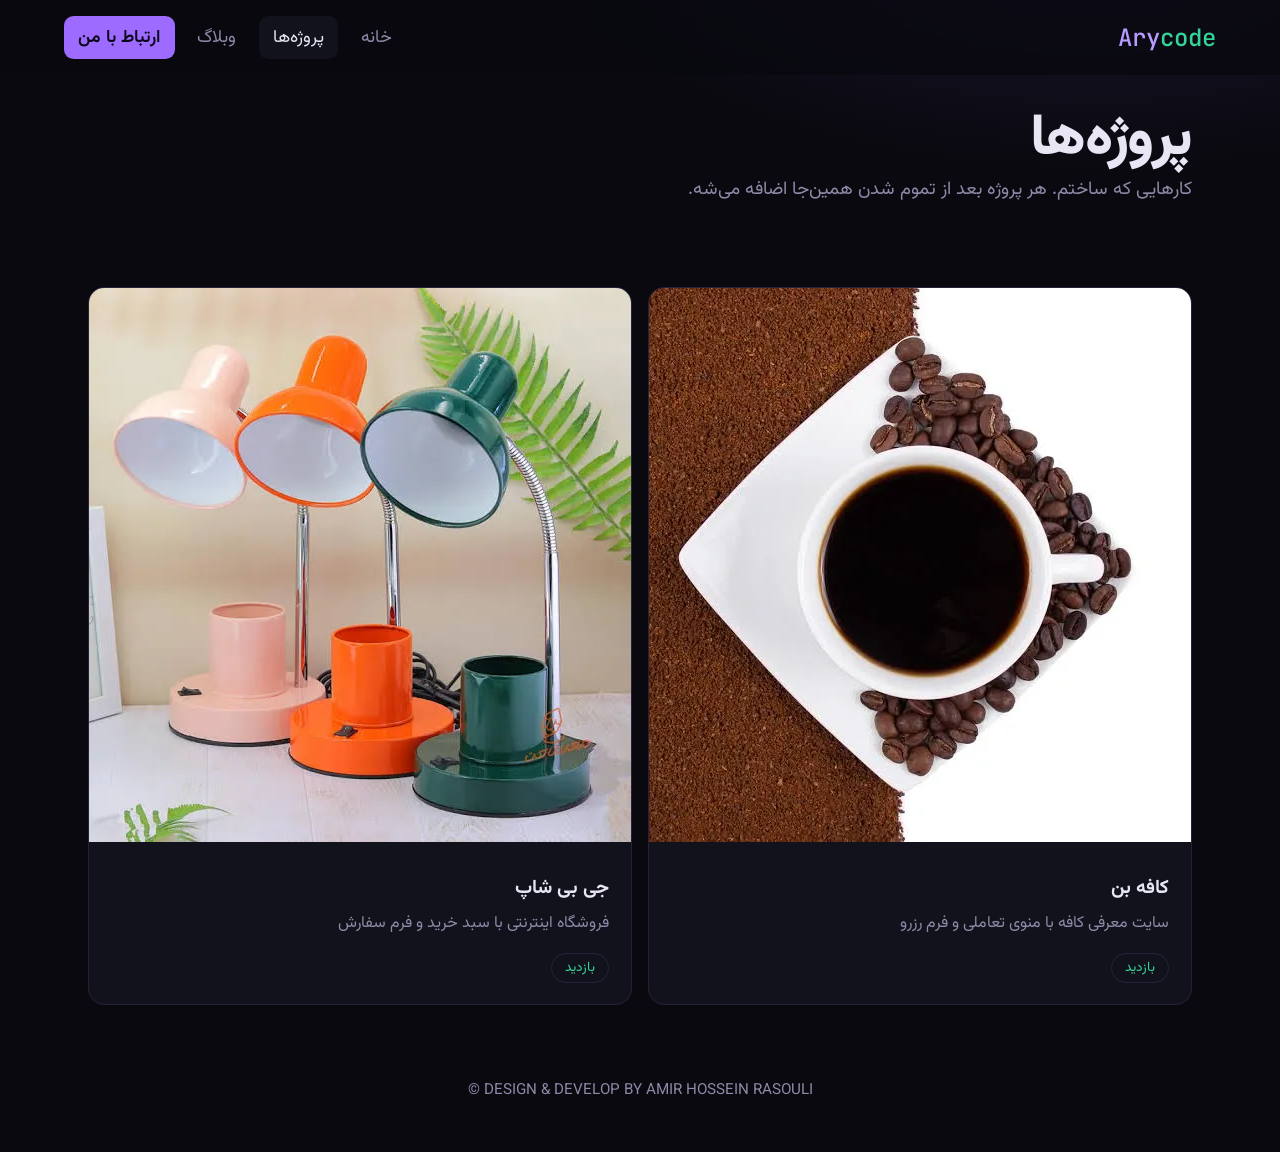
<file: projects.html>
<!DOCTYPE html>
<html lang="fa" dir="rtl">
<head>
<meta charset="UTF-8">
<meta name="viewport" content="width=device-width, initial-scale=1">
<title>Arycode | projects</title>
<meta name="description" content="نمونه‌کارها و پروژه‌های امیرحسین رسولی، توسعه‌دهنده فرانت‌اند.">
<meta name="theme-color" content="#09090f">
<link rel="canonical" href="https://arycode.ir/projects.html">
<meta property="og:type" content="website">
<meta property="og:locale" content="fa_IR">
<meta property="og:title" content="پروژه‌ها | arycode">
<meta property="og:description" content="توسعه‌دهنده فرانت‌اند؛ طراحی و ساخت وب‌سایت‌های سریع و تمیز.">
<link rel="preconnect" href="https://fonts.googleapis.com">
<link rel="preconnect" href="https://fonts.gstatic.com" crossorigin>
<link href="https://fonts.googleapis.com/css2?family=Vazirmatn:wght@400;600;800&family=JetBrains+Mono:wght@400;500&display=swap" rel="stylesheet">
<link rel="stylesheet" href="css/style.css">
</head>

<body>
<a class="skip" href="#main">پرش به محتوا</a>
<div class="progress" aria-hidden="true"></div>
<header class="nav">
  <a class="brand" href="index.html" aria-label="araycode">Ary<span>code</span></a>
  <button class="menu-btn" aria-expanded="false" aria-controls="menu" aria-label="باز کردن منو"><span></span><span></span><span></span></button>
  <nav id="menu" aria-label="منوی اصلی">
    <a href="index.html">خانه</a>
    <a href="projects.html" aria-current="page">پروژه‌ها</a>
    <a href="blog.html">وبلاگ</a>
    <a href="contact.html" class="btn-nav">ارتباط با من</a>
  </nav>
</header>

<main id="main">
  <section class="block page-head">
    <h1>پروژه‌ها</h1>
    <p class="lead">کارهایی که ساختم. هر پروژه بعد از تموم شدن همین‌جا اضافه می‌شه.</p>
  </section>
  <section class="block" aria-label="فهرست پروژه‌ها">
    <div class="grid three">
      <article class="card proj reveal"><img src="demos/cafe-bon/images/img1.webp" alt="پوستر سایت کافه بن"><h3>کافه  بن</h3><p>سایت معرفی کافه با منوی تعاملی و فرم رزرو</p><span class="tag"><a href="demos/cafe-bon/">بازدید</a></span></article>
      <article class="card proj reveal"><img src="demos/gb-shop/images/img06.webp" alt="پوستر سایت جی بی شاپ"><h3>جی بی شاپ</h3><p>فروشگاه اینترنتی با سبد خرید و فرم سفارش</p><span class="tag"><a href="demos/gb-shop/">بازدید</a></span></article>
    </div>
  </section>
</main>

<footer><p>DESIGN & DEVELOP BY AMIR HOSSEIN RASOULI ©</p></footer>
<script src="js/script.js"></script>
</body>
</html>
</file>
<file: css/style.css>
:root {
  --bg: #09090f;
  --card: #12121c;
  --line: #24233a;
  --p: #9d6bff;
  --p2: #b79cff;
  --mint: #34d399;
  --text: #e8e6f5;
  --muted: #8d8aa8;
  --font: "Vazirmatn", system-ui, sans-serif;
  --mono: "JetBrains Mono", ui-monospace, monospace;
}
* {
  box-sizing: border-box;
  margin: 0;
}
html {
  scroll-behavior: smooth;
}
body {
  background: var(--bg);
  color: var(--text);
  font-family: var(--font);
  line-height: 1.8;
  background-image: radial-gradient(
    60rem 30rem at 85% -10%,
    rgba(157, 107, 255, 0.16),
    transparent 60%
  );
}
a {
  color: inherit;
  text-decoration: none;
}
:focus-visible {
  outline: 2px solid var(--mint);
  outline-offset: 3px;
  border-radius: 6px;
}

.nav {
  position: sticky;
  top: 0;
  z-index: 5;
  background: rgba(9, 9, 15, 0.75);
  backdrop-filter: blur(10px);
  display: flex;
  align-items: center;
  justify-content: space-between;
  gap: 1rem;
  flex-wrap: wrap;
  max-width: none;
  margin: 0;
  padding: 1rem max(1.5rem, calc((100% - 72rem) / 2));
}
.brand {
  font-family: var(--mono);
  font-weight: 500;
  font-size: 1.5rem;
  direction: ltr;
  color: var(--p2);
}
.brand span {
  color: var(--mint);
}
.nav nav {
  display: flex;
  align-items: center;
  gap: 0.5rem;
  flex-wrap: wrap;
}
.nav nav a {
  font-size: 1.1rem;
  padding: 0.35rem 0.9rem;
  border-radius: 0.6rem;
  color: var(--muted);
  transition:
    color 0.2s,
    background 0.2s;
}
.nav nav a:hover,
.nav nav a[aria-current] {
  color: var(--text);
}
.nav nav a[aria-current] {
  background: var(--card);
}
.nav .btn-nav {
  background: var(--p);
  color: #0b0618;
  font-weight: 600;
}
.nav .btn-nav:hover {
  background: var(--p2);
  color: #0b0618;
}

.hero {
  position: relative;
  max-width: 100%;
  margin: 0 auto;
  padding: 3rem 1.5rem 4rem;
  display: grid;
  grid-template-columns: 1.1fr 0.9fr;
  gap: 3rem;
  align-items: center;
}
.hello {
  color: var(--muted);
  font-size: 1.25rem;
}
h1 {
  font-size: clamp(3rem, 8vw, 5.6rem);
  font-weight: 800;
  line-height: 1.15;
  letter-spacing: -0.02em;
}
.role {
  font-size: 1.5rem;
  color: var(--mint);
  min-height: 2.6rem;
  margin: 0.4rem 0 1rem;
}
.caret {
  display: inline-block;
  width: 2px;
  height: 1.3em;
  background: var(--mint);
  margin-inline-start: 4px;
  vertical-align: middle;
  animation: blink 1s steps(1) infinite;
}
.lead {
  color: var(--muted);
  font-size: 1.15rem;
  max-width: 34rem;
}
.cta {
  display: flex;
  gap: 0.8rem;
  flex-wrap: wrap;
  margin-top: 2rem;
}
.btn {
  padding: 0.7rem 1.5rem;
  border-radius: 0.75rem;
  font-weight: 600;
  font-size: 1.05rem;
  transition:
    transform 0.2s,
    background 0.2s,
    border-color 0.2s;
}
.btn.primary {
  background: var(--p);
  color: #0b0618;
}
.btn.primary:hover {
  background: var(--p2);
  transform: translateY(-2px);
}
.btn.ghost {
  border: 1px solid var(--line);
}
.btn.ghost:hover {
  border-color: var(--mint);
  color: var(--mint);
}

.editor {
  background: var(--card);
  border: 1px solid var(--line);
  border-radius: 1rem;
  overflow: hidden;
  box-shadow: 0 30px 80px -30px rgba(157, 107, 255, 0.45);
}
.bar {
  display: flex;
  align-items: center;
  gap: 0.4rem;
  padding: 0.7rem 1rem;
  border-bottom: 1px solid var(--line);
}
.bar b {
  width: 0.7rem;
  height: 0.7rem;
  border-radius: 50%;
  background: var(--line);
}
.bar b:first-child {
  background: var(--p);
}
.bar span {
  margin-inline-start: auto;
  font: 0.8rem var(--mono);
  color: var(--muted);
}
.photo {
  aspect-ratio: 16/10;
  background: linear-gradient(135deg, #1b1733, #0f2a26);
  border-bottom: 1px solid var(--line);
}
.editor img {
  display: block;
  width: 100%;
  aspect-ratio: 16/10;
  object-fit: cover;
}
.code {
  padding: 1.1rem 1.2rem;
  font: 0.92rem/1.9 var(--mono);
  color: var(--text);
  overflow-x: auto;
}
.code .l {
  display: block;
  opacity: 0;
  animation: in 0.5s ease forwards;
  animation-delay: calc(0.4s + var(--i) * 0.28s);
}
.code em {
  color: var(--p2);
  font-style: normal;
}
.code s {
  color: var(--mint);
  text-decoration: none;
}

.block {
  max-width: 72rem;
  margin: 0 auto;
  padding: 2.5rem 1.5rem;
}
h2 {
  font-size: 1.7rem;
  font-weight: 800;
  margin-bottom: 1.2rem;
}
.chips {
  list-style: none;
  padding: 0;
  display: flex;
  flex-wrap: wrap;
  gap: 0.7rem;
}
.chips li {
  padding: 0.45rem 1.1rem;
  border: 1px solid var(--line);
  border-radius: 999px;
  background: var(--card);
  transition: border-color 0.2s;
}
.chips li:hover {
  border-color: var(--p);
}
.talk {
  border-top: 1px solid var(--line);
  margin-top: 2rem;
}
.talk p {
  color: var(--muted);
  margin-bottom: 1.2rem;
}
.links {
  display: flex;
  gap: 1.5rem;
  flex-wrap: wrap;
}
.links a {
  color: var(--p2);
  border-bottom: 1px solid transparent;
  transition: border-color 0.2s;
}
.links a:hover {
  border-color: var(--mint);
  color: var(--mint);
}
footer {
  text-align: center;
  color: var(--muted);
  padding: 2rem 1rem 3rem;
  font-size: 0.95rem;
}

@keyframes blink {
  50% {
    opacity: 0;
  }
}
@keyframes in {
  from {
    opacity: 0;
    transform: translateX(-8px);
  }
  to {
    opacity: 1;
    transform: none;
  }
}
@media (max-width: 820px) {
  .hero {
    grid-template-columns: 1fr;
    gap: 2rem;
    padding-top: 1.5rem;
  }
}
@media (prefers-reduced-motion: reduce) {
  * {
    animation: none !important;
    transition: none !important;
  }
  .code .l {
    opacity: 1;
  }
}

.skip {
  position: absolute;
  inset-inline-start: 1rem;
  top: -4rem;
  background: var(--p);
  color: #0b0618;
  padding: 0.5rem 1rem;
  border-radius: 0.5rem;
  z-index: 10;
}
.skip:focus {
  top: 1rem;
}
.progress {
  position: fixed;
  inset: 0 0 auto 0;
  height: 3px;
  background: linear-gradient(90deg, var(--p), var(--mint));
  transform-origin: 100% 50%;
  transform: scaleX(0);
  z-index: 9;
}
@supports (animation-timeline: scroll()) {
  .progress {
    animation: grow linear both;
    animation-timeline: scroll();
  }
}
@keyframes grow {
  to {
    transform: scaleX(1);
  }
}
.hero::before {
  content: "";
  position: absolute;
  inset: 0;
  pointer-events: none;
  z-index: -1;
  background: radial-gradient(
    28rem 28rem at var(--mx, 70%) var(--my, 30%),
    rgba(52, 211, 153, 0.1),
    transparent 70%
  );
}
.grid {
  display: grid;
  gap: 1rem;
}
.grid.four {
  grid-template-columns: repeat(auto-fit, minmax(14rem, 1fr));
  margin-bottom: 1.5rem;
}
.grid.three {
  grid-template-columns: repeat(auto-fit, minmax(16rem, 1fr));
}
.card {
  background: var(--card);
  border: 1px solid var(--line);
  border-radius: 1rem;
  padding: 1.4rem;
  transition:
    border-color 0.25s,
    transform 0.25s;
}
.card:hover {
  border-color: var(--p);
  transform: translateY(-3px);
}
.card h3 {
  font-size: 1.2rem;
  margin-bottom: 0.3rem;
}
.card p {
  color: var(--muted);
}
.head {
  display: flex;
  align-items: baseline;
  justify-content: space-between;
  gap: 1rem;
}
.more {
  color: var(--p2);
}
.more:hover {
  color: var(--mint);
}
.proj {
  padding: 0;
  overflow: hidden;
}
.proj h3,
.proj p,
.proj .tag {
  margin-inline: 1.4rem;
}
.proj h3 {
  margin-top: 1.1rem;
}
.thumb {
  aspect-ratio: 16/9;
  background: linear-gradient(135deg, #1b1733, #0f2a26);
  border-bottom: 1px solid var(--line);
}
.tag {
  display: inline-block;
  margin-block: 0.9rem 1.3rem;
  font-size: 0.85rem;
  color: var(--mint);
  border: 1px solid var(--line);
  border-radius: 999px;
  padding: 0.1rem 0.8rem;
}
.js .reveal {
  opacity: 0;
  transform: translateY(12px);
  transition:
    opacity 0.6s,
    transform 0.6s,
    border-color 0.25s;
}
.js .reveal.in {
  opacity: 1;
  transform: none;
}

.visual {
  display: grid;
  justify-items: center;
  gap: 2.5rem;
}
.blob {
  position: relative;
  width: min(21rem, 72vw);
  aspect-ratio: 1;
  overflow: hidden;
  background: linear-gradient(135deg, #2a1f4d, #0f3a2f);
  border-radius: 60% 40% 55% 45%/50% 60% 40% 50%;
  box-shadow: 0 30px 80px -25px rgba(157, 107, 255, 0.55);
  animation: morph 10s ease-in-out infinite alternate;
}
.blob img {
  display: block;
  width: 100%;
  height: 100%;
  object-fit: cover;
}
@keyframes morph {
  50% {
    border-radius: 42% 58% 46% 54%/56% 42% 58% 44%;
  }
  100% {
    border-radius: 55% 45% 62% 38%/44% 56% 44% 56%;
  }
}
.visual .editor {
  width: min(26rem, 100%);
  margin-top: 0;
  position: relative;
}
.visual .code {
  font-size: 0.85rem;
  padding: 0.8rem 1rem;
}
.about p {
  max-width: 44rem;
  color: var(--muted);
  font-size: 1.1rem;
  margin-bottom: 0.8rem;
}
.grid.four {
  grid-template-columns: repeat(4, 1fr);
}
.rings {
  list-style: none;
  padding: 0;
  display: grid;
  grid-template-columns: repeat(4, 1fr);
  gap: 1.5rem 1rem;
  justify-items: center;
  text-align: center;
}
.ring {
  position: relative;
  width: 7.5rem;
  aspect-ratio: 1;
  border-radius: 50%;
  display: grid;
  place-items: center;
  background: conic-gradient(
    var(--p),
    var(--mint) calc(var(--v) * 1%),
    var(--line) 0
  );
}
.ring::before {
  content: "";
  position: absolute;
  inset: 0.55rem;
  border-radius: 50%;
  background: var(--bg);
}
.ring b {
  position: relative;
  font-size: 1.3rem;
}
.rings span {
  display: block;
  margin-top: 0.5rem;
  color: var(--muted);
}
.page-head {
  padding-top: 2rem;
}
.page-head h1 {
  font-size: clamp(2.2rem, 7vw, 3.6rem);
}
.menu-btn {
  display: none;
  flex-direction: column;
  gap: 5px;
  background: none;
  border: 1px solid var(--line);
  border-radius: 0.6rem;
  padding: 0.6rem;
  cursor: pointer;
}
.menu-btn span {
  width: 1.3rem;
  height: 2px;
  background: var(--text);
  transition:
    transform 0.25s,
    opacity 0.25s;
}
.menu-btn[aria-expanded="true"] span:nth-child(1) {
  transform: translateY(7px) rotate(45deg);
}
.menu-btn[aria-expanded="true"] span:nth-child(2) {
  opacity: 0;
}
.menu-btn[aria-expanded="true"] span:nth-child(3) {
  transform: translateY(-7px) rotate(-45deg);
}
@media (max-width: 820px) {
  .menu-btn {
    display: flex;
  }
  .nav nav {
    display: none;
    flex-basis: 100%;
    flex-direction: column;
    align-items: stretch;
    gap: 0.3rem;
    padding: 0.5rem 0 0.8rem;
  }
  .nav nav.open {
    display: flex;
  }
  .nav nav a {
    font-size: 1rem;
    padding: 0.6rem 0.9rem;
  }
  .brand {
    font-size: 1.25rem;
  }
  h1 {
    font-size: clamp(2.1rem, 9vw, 2.8rem);
  }
  .hello {
    font-size: 1rem;
  }
  .role {
    font-size: 1.1rem;
    min-height: 2rem;
  }
  .lead {
    font-size: 1rem;
  }
  .btn {
    padding: 0.6rem 1.2rem;
    font-size: 0.95rem;
  }
  h2 {
    font-size: 1.4rem;
  }
  .about p {
    font-size: 1rem;
  }
  .grid.four {
    grid-template-columns: repeat(2, 1fr);
  }
  .card {
    padding: 1rem;
  }
  .card h3 {
    font-size: 1.05rem;
  }
  .card p {
    font-size: 0.92rem;
  }
  .rings {
    grid-template-columns: repeat(2, 1fr);
  }
  .ring {
    width: 6rem;
  }
  .ring b {
    font-size: 1.1rem;
  }
}

.filters {
  display: flex;
  flex-wrap: wrap;
  gap: 0.5rem;
  margin-bottom: 1.5rem;
}
.filters button {
  font: inherit;
  font-size: 0.95rem;
  color: var(--muted);
  background: var(--card);
  border: 1px solid var(--line);
  border-radius: 999px;
  padding: 0.35rem 1rem;
  cursor: pointer;
  transition:
    border-color 0.2s,
    color 0.2s;
}
.filters button:hover {
  border-color: var(--p);
  color: var(--text);
}
.filters button[aria-pressed="true"] {
  border-color: var(--mint);
  color: var(--mint);
}
.post .tag {
  margin: 0 0 0.8rem;
}
.post h3 a:hover {
  color: var(--p2);
}
.post small {
  display: block;
  margin-top: 0.9rem;
  color: var(--muted);
}

.code {
  white-space: normal;
}
.code .l {
  white-space: pre;
}
.nav nav a.btn-nav[aria-current] {
  background: var(--p);
  color: #0b0618;
}
.linkcard {
  display: block;
}
.linkcard p {
  direction: ltr;
  text-align: right;
  overflow-wrap: anywhere;
}
.form {
  display: grid;
  gap: 1rem;
  max-width: 36rem;
  margin-top: 1.2rem;
}
.form label {
  display: grid;
  gap: 0.4rem;
  color: var(--muted);
}
.form input,
.form textarea {
  font: inherit;
  color: var(--text);
  background: var(--card);
  border: 1px solid var(--line);
  border-radius: 0.7rem;
  padding: 0.7rem 1rem;
  transition: border-color 0.2s;
}
.form input:focus,
.form textarea:focus {
  outline: none;
  border-color: var(--mint);
}
.form button {
  justify-self: start;
  cursor: pointer;
  border: 0;
  font-family: inherit;
}
.notfound {
  text-align: center;
  padding-block: 4rem;
}
.code404 {
  font: 800 clamp(4rem, 16vw, 8rem)/1 var(--font);
  background: linear-gradient(90deg, var(--p), var(--mint));
  -webkit-background-clip: text;
  background-clip: text;
  color: transparent;
}
.notfound .cta {
  justify-content: center;
}
.notfound .lead {
  margin-inline: auto;
}
</file>
<file: demos/cafe-bon/style.css>
:root{color-scheme:light;--esp:#3B2416;--roast:#6B4226;--latte:#C9A27A;--cream:#F6EDE0;--foam:#FFFAF2;--mute:#7A6354;box-sizing:border-box;padding-top:env(safe-area-inset-top,0px);padding-bottom:env(safe-area-inset-bottom,0px)}
*,*::before,*::after{box-sizing:inherit}
html{scroll-behavior:smooth;scroll-padding-top:calc(76px + env(safe-area-inset-top,0px))}
body{margin:0;background:var(--cream);color:var(--esp);font-family:Vazirmatn,Tahoma,sans-serif;line-height:1.9}
h1,h2,h3{font-family:'Markazi Text',Vazirmatn,serif;font-weight:700;line-height:1.3;margin:0}
a{color:inherit;text-decoration:none}button,input,select,textarea{font:inherit}
:focus-visible{outline:3px solid var(--latte);outline-offset:3px}
.w{max-width:1180px;margin:auto;padding:0 20px}
section{padding:84px 0}
h2{font-size:clamp(32px,5vw,50px);margin-bottom:12px}
.lead{color:var(--mute);max-width:56ch;margin:0 0 36px}
header{position:fixed;top:env(safe-area-inset-top,0px);inset-inline:0;z-index:30;background:rgba(246,237,224,.94);backdrop-filter:blur(8px);border-bottom:1px solid #E4D3BC}
.bar{display:flex;align-items:center;height:68px;gap:20px}
.logo{display:flex;align-items:center;gap:10px;font-family:'Markazi Text',serif;font-size:28px;font-weight:700}
nav{display:flex;gap:26px;margin-inline-start:auto;font-size:15px}
nav a:hover{color:var(--roast)}
.btn{display:inline-block;background:var(--esp);color:var(--cream);border:0;border-radius:999px;padding:12px 28px;font-weight:600;cursor:pointer;transition:background .2s}
.btn:hover{background:var(--roast)}
.btn.o{background:transparent;color:var(--esp);border:2px solid var(--esp)}
.btn.o:hover{background:var(--esp);color:var(--cream)}
.burger{display:none;margin-inline-start:auto;background:none;border:2px solid var(--esp);border-radius:10px;width:42px;height:42px;font-size:20px;color:var(--esp);cursor:pointer}
.hero{padding:calc(140px + env(safe-area-inset-top,0px)) 0 90px;min-height:100svh;display:flex;align-items:center}
.hero .w{display:grid;grid-template-columns:1.1fr .9fr;gap:48px;align-items:center}
.hero h1{font-size:clamp(46px,8vw,92px);line-height:1.15;margin-bottom:18px}
.hero p{font-size:18px;color:var(--mute);max-width:44ch;margin:0 0 28px}
.hero .acts{display:flex;gap:12px;flex-wrap:wrap}
.arch{aspect-ratio:3/4;border-radius:999px 999px 24px 24px;overflow:hidden;background:var(--latte);max-width:440px;margin-inline:auto;width:100%;box-shadow:16px 16px 0 var(--roast)}
.ph{position:relative;display:grid;place-items:center;background:#E4D0B5;color:var(--roast);font-size:13px;overflow:hidden;width:100%;height:100%;min-height:100%}
.ph img{position:absolute;inset:0;width:100%;height:100%;object-fit:cover}
.facts{background:var(--esp);color:var(--cream);padding:22px 0}
.facts .w{display:flex;justify-content:space-between;gap:18px;flex-wrap:wrap;font-size:15px}
.facts b{color:var(--latte);font-weight:600}
.about .w{display:grid;grid-template-columns:.9fr 1.1fr;gap:56px;align-items:center}
.about .pics{display:grid;grid-template-columns:1fr 1fr;gap:14px}
.about .pics>div{border-radius:20px;overflow:hidden;aspect-ratio:3/4}
.about .pics>div:last-child{margin-top:40px}
.about p{color:var(--mute);margin:0 0 14px}
.vals{display:grid;grid-template-columns:repeat(3,1fr);gap:14px;margin-top:26px}
.vals div{border-top:3px solid var(--latte);padding-top:10px;font-size:14px;color:var(--mute)}
.vals b{display:block;color:var(--esp);font-size:16px}
.menu{background:var(--foam)}
.tabs{display:flex;gap:8px;flex-wrap:wrap;margin-bottom:34px}
.tab{background:transparent;border:1.5px solid var(--latte);border-radius:999px;padding:7px 22px;color:var(--esp);cursor:pointer}
.tab[aria-pressed=true]{background:var(--esp);color:var(--cream);border-color:var(--esp)}
.items{display:grid;grid-template-columns:1fr 1fr;gap:6px 56px}
.it{padding:14px 0;border-bottom:1px solid #E8DAC5}
.it .r{display:flex;align-items:baseline;gap:10px}
.it h3{font-size:24px}
.it .dots{flex:1;border-bottom:2px dotted var(--latte);transform:translateY(-5px)}
.it .p{font-weight:600;color:var(--roast);white-space:nowrap}
.it p{margin:2px 0 0;font-size:14px;color:var(--mute)}
.note{margin-top:22px;font-size:13px;color:var(--mute)}
.gal{display:grid;grid-template-columns:repeat(4,1fr);grid-auto-rows:190px;gap:14px}
.gal>div{border-radius:18px;overflow:hidden}
.gal .a{grid-column:span 2;grid-row:span 2}.gal .b{grid-row:span 2}.gal .c{grid-column:span 2}
.sig{background:var(--esp);color:var(--cream)}
.sig .lead{color:#D9C3A5}
.sg{display:grid;grid-template-columns:repeat(3,1fr);gap:20px}
.sg div{border:1px solid #6B4A33;border-radius:20px;padding:26px}
.sg h3{font-size:28px;color:var(--latte)}
.sg p{margin:6px 0 0;font-size:14px;color:#D9C3A5}
.rv{display:grid;grid-template-columns:1.1fr .9fr;gap:56px;align-items:start}
.hrs{list-style:none;padding:0;margin:0 0 20px}
.hrs li{display:flex;justify-content:space-between;padding:9px 0;border-bottom:1px solid #E4D3BC}
.map{height:200px;border-radius:18px;overflow:hidden}
form{background:var(--foam);border-radius:22px;padding:30px;display:grid;gap:14px;border:1px solid #E4D3BC}
form h3{font-size:30px}
.g2{display:grid;grid-template-columns:1fr 1fr;gap:12px}
label{font-size:14px;font-weight:600;display:grid;gap:4px}
input,select,textarea{border:1.5px solid #DCC8AB;border-radius:12px;padding:10px 14px;background:#fff;color:var(--esp)}
input[aria-invalid=true],select[aria-invalid=true]{border-color:#B3261E}
.er{color:#B3261E;font-size:12px;font-weight:400;min-height:18px}
.ok{text-align:center;padding:30px 10px}
.rvw{background:var(--foam)}
.rg{display:grid;grid-template-columns:repeat(3,1fr);gap:20px}
.rg blockquote{margin:0;background:var(--cream);border-radius:20px;padding:26px;font-size:15px}
.rg cite{display:block;margin-top:12px;font-style:normal;font-weight:600;color:var(--roast)}
footer{background:#2A190F;color:#D9C3A5;padding:44px 0 28px;font-size:14px}
footer .w{display:grid;grid-template-columns:1.4fr 1fr 1fr;gap:30px}
footer h3{color:var(--cream);font-size:24px;margin-bottom:6px}
footer .c{margin-top:30px;padding-top:16px;border-top:1px solid #4A3322;text-align:center;font-size:12px;display:block}
@media(max-width:820px){
 section{padding:56px 0}.burger{display:block}.bar .btn{display:none}
 nav{display:none;position:absolute;top:100%;inset-inline:0;background:var(--cream);flex-direction:column;padding:14px 20px;gap:12px;border-bottom:1px solid #E4D3BC}nav.open{display:flex}
 .hero{min-height:0;padding-top:calc(110px + env(safe-area-inset-top,0px))}.hero .w,.about .w,.rv,footer .w{grid-template-columns:1fr}
 .arch{max-width:300px}.items,.sg,.rg{grid-template-columns:1fr}.gal{grid-template-columns:1fr 1fr;grid-auto-rows:150px}.vals{grid-template-columns:1fr}.g2{grid-template-columns:1fr}
}
@media(prefers-reduced-motion:reduce){*{transition:none!important;scroll-behavior:auto!important}}
</file>
<file: demos/gb-shop/style.css>
:root{color-scheme:light;--red:#C62828;--red-d:#9E1B20;--cream:#F8F0E3;--cream-d:#EBDCC4;--white:#fff;--ink:#3A2321;--mute:#7C615C;box-sizing:border-box;padding-top:env(safe-area-inset-top,0px);padding-bottom:env(safe-area-inset-bottom,0px)}
*,*::before,*::after{box-sizing:inherit}
html{scroll-padding-top:env(safe-area-inset-top,0px);scroll-behavior:smooth}
body{margin:0;background:var(--cream);color:var(--ink);font-family:Vazirmatn,Tahoma,sans-serif;line-height:1.8}
a{color:inherit;text-decoration:none}
button{font:inherit;cursor:pointer}
:focus-visible{outline:3px solid var(--red);outline-offset:2px}
.wrap{max-width:1120px;margin:auto;padding:0 18px}
.top{background:var(--red);color:var(--cream);text-align:center;font-size:13px;padding:6px 10px}
header{background:var(--white);border-bottom:2px solid var(--cream-d);position:sticky;top:env(safe-area-inset-top,0px);z-index:20}
.bar{display:flex;align-items:center;gap:16px;padding:10px 0}
.logo{display:flex;align-items:center;gap:10px}
.logo b{font-size:20px;font-weight:800;color:var(--red);line-height:1.1}
.logo small{display:block;font-size:11px;color:var(--mute);font-weight:400;letter-spacing:.5px}
nav{display:flex;gap:20px;margin-inline-start:auto;font-size:14px}
nav a:hover{color:var(--red)}
.cartbtn{margin-inline-start:0;background:var(--red);color:#fff;border:0;border-radius:999px;padding:8px 16px;font-weight:600;display:flex;gap:8px;align-items:center}
.cartbtn span{background:#fff;color:var(--red);border-radius:999px;min-width:22px;height:22px;display:grid;place-items:center;font-size:12px}
.hero{display:grid;grid-template-columns:1.1fr .9fr;gap:28px;align-items:center;padding:48px 0}
.hero h1{font-size:clamp(28px,5vw,48px);line-height:1.35;margin:0 0 12px;font-weight:800}
.hero h1 em{font-style:normal;color:var(--red)}
.hero p{color:var(--mute);max-width:46ch;margin:0 0 22px}
.btn{display:inline-block;background:var(--red);color:#fff;border:0;border-radius:10px;padding:12px 26px;font-weight:600}
.btn:hover{background:var(--red-d)}
.btn.ghost{background:transparent;color:var(--red);border:2px solid var(--red);margin-inline-start:8px}
.btn.ghost:hover{background:var(--red);color:#fff}
.badge{position:relative;aspect-ratio:1;max-width:340px;margin-inline:auto;width:100%;background:var(--red);border-radius:50% 50% 50% 8%;display:grid;place-items:center;color:var(--cream);text-align:center}
.badge div{font-size:15px}.badge strong{display:block;font-size:64px;line-height:1.1;font-weight:800}
.perks{display:grid;grid-template-columns:repeat(4,1fr);gap:12px;margin-bottom:40px}
.perks div{background:var(--white);border-radius:12px;padding:14px;font-size:13px;border:1px solid var(--cream-d)}
.perks b{display:block;color:var(--red);font-size:14px}
h2{font-size:26px;margin:0 0 14px}
.tabs{display:flex;gap:8px;flex-wrap:wrap;margin-bottom:20px}
.tab{background:var(--white);border:1px solid var(--cream-d);border-radius:999px;padding:6px 18px;color:var(--ink)}
.tab[aria-pressed=true]{background:var(--red);color:#fff;border-color:var(--red)}
.grid{display:grid;grid-template-columns:repeat(auto-fill,minmax(230px,1fr));gap:18px}
.card{background:var(--white);border-radius:14px;overflow:hidden;border:1px solid var(--cream-d);display:flex;flex-direction:column}
.img{aspect-ratio:1;background:var(--cream-d);display:grid;place-items:center;color:var(--mute);font-size:13px;position:relative}
.img img{position:absolute;inset:0;width:100%;height:100%;object-fit:cover}
.off{position:absolute;top:10px;inset-inline-start:10px;background:var(--red);color:#fff;font-size:12px;font-weight:600;border-radius:6px;padding:0 8px;z-index:1}
.info{padding:14px;display:flex;flex-direction:column;gap:4px;flex:1}
.info h3{margin:0;font-size:15px;font-weight:600}
.info .cat{font-size:12px;color:var(--mute)}
.price{margin-top:auto;padding-top:8px}
.price del{color:var(--mute);font-size:12px;margin-inline-end:8px}
.price b{color:var(--red);font-size:17px}
.add{margin-top:10px;background:var(--cream);color:var(--red);border:2px solid var(--red);border-radius:10px;padding:7px;font-weight:600}
.add:hover{background:var(--red);color:#fff}
.about{background:var(--white);border-radius:16px;padding:28px;margin:48px 0;border:1px solid var(--cream-d);display:grid;grid-template-columns:1fr 1fr;gap:24px}
.about p{margin:0;color:var(--mute)}
footer{background:var(--red-d);color:var(--cream);padding:28px 0;font-size:14px}
footer .wrap{display:flex;flex-wrap:wrap;gap:16px;justify-content:space-between}
#ov{position:fixed;inset:0;background:rgba(58,35,33,.5);opacity:0;pointer-events:none;transition:opacity .2s;z-index:40}
#ov.on{opacity:1;pointer-events:auto}
#drawer{position:fixed;top:0;bottom:0;inset-inline-start:0;width:min(380px,100%);background:var(--white);z-index:50;transform:translateX(-105%);transition:transform .25s;display:flex;flex-direction:column;padding:env(safe-area-inset-top,0px) 0 env(safe-area-inset-bottom,0px)}
#drawer.on{transform:none}
.dh{display:flex;justify-content:space-between;align-items:center;padding:16px 18px;border-bottom:2px solid var(--cream-d)}
.dh button{background:none;border:0;font-size:24px;color:var(--ink)}
#items{flex:1;overflow:auto;padding:12px 18px}
.row{display:flex;gap:10px;justify-content:space-between;align-items:center;padding:10px 0;border-bottom:1px solid var(--cream-d);font-size:14px}
.qty{display:flex;align-items:center;gap:6px}
.qty button{width:26px;height:26px;border-radius:50%;border:1px solid var(--red);background:#fff;color:var(--red);padding:0}
.df{padding:16px 18px;border-top:2px solid var(--cream-d)}
.tot{display:flex;justify-content:space-between;font-weight:800;margin-bottom:10px}
.df .btn{width:100%;text-align:center}
.empty{color:var(--mute);text-align:center;padding:40px 0}
#toast{position:fixed;bottom:calc(20px + env(safe-area-inset-bottom,0px));left:50%;transform:translate(-50%,80px);background:var(--ink);color:#fff;padding:10px 20px;border-radius:10px;transition:transform .25s;z-index:60;font-size:14px}
#toast.on{transform:translate(-50%,0)}
@media(max-width:760px){.cartbtn{margin-inline-start:0}.hero,.about{grid-template-columns:1fr}.hero{padding:28px 0}.badge{max-width:220px}.badge strong{font-size:44px}.perks{grid-template-columns:1fr 1fr}.grid{grid-template-columns:repeat(2,1fr);gap:12px}}
@media(prefers-reduced-motion:reduce){*{transition:none!important;scroll-behavior:auto!important}}

.tools{display:flex;gap:10px;flex-wrap:wrap;margin-bottom:18px}
.tools input,.tools select,.f input,.f textarea{font:inherit;border:1px solid var(--cream-d);border-radius:10px;padding:9px 12px;background:#fff;color:var(--ink)}
.tools input{flex:1;min-width:180px}
.hb{position:absolute;top:8px;inset-inline-end:8px;z-index:2;width:34px;height:34px;border-radius:50%;border:0;background:#fff;color:var(--red);font-size:18px;display:grid;place-items:center}
.card .img,.card h3{cursor:pointer}
.menu{display:none;background:none;border:2px solid var(--red);color:var(--red);border-radius:10px;width:40px;height:40px;font-size:20px;padding:0}
.modal{position:fixed;inset:0;z-index:70;display:none;place-items:center;padding:16px;background:rgba(58,35,33,.55)}
.modal.on{display:grid}
.mb{background:#fff;border-radius:16px;max-width:760px;width:100%;max-height:90vh;overflow:auto;position:relative}
.mb>button.x{position:absolute;top:10px;inset-inline-start:12px;z-index:3;border:0;background:#fff;border-radius:50%;width:34px;height:34px;font-size:22px}
.pd{display:grid;grid-template-columns:1fr 1fr}
.pd .img{aspect-ratio:1}
.pd .t{padding:24px;display:flex;flex-direction:column;gap:8px}
.pd h3{font-size:22px;margin:0}
.f{padding:24px;display:grid;gap:12px}
.f label{font-size:14px;font-weight:600;display:grid;gap:4px}
.f .er{color:var(--red);font-size:12px;font-weight:400;min-height:18px}
.f input[aria-invalid=true],.f textarea[aria-invalid=true]{border-color:var(--red)}
.ship{font-size:12px;color:var(--mute);margin-bottom:8px}
.pbar{height:6px;background:var(--cream-d);border-radius:9px;margin-top:4px;overflow:hidden}
.pbar i{display:block;height:100%;background:var(--red);transition:width .3s}
details{background:#fff;border:1px solid var(--cream-d);border-radius:12px;padding:12px 16px;margin-bottom:8px}
summary{font-weight:600;cursor:pointer}
details p{margin:8px 0 0;color:var(--mute)}
@media(max-width:760px){.menu{display:block}nav{display:none;position:absolute;top:100%;inset-inline:0;background:#fff;flex-direction:column;padding:12px 18px;gap:10px;border-bottom:2px solid var(--cream-d)}nav.open{display:flex}.pd{grid-template-columns:1fr}}
</file>
